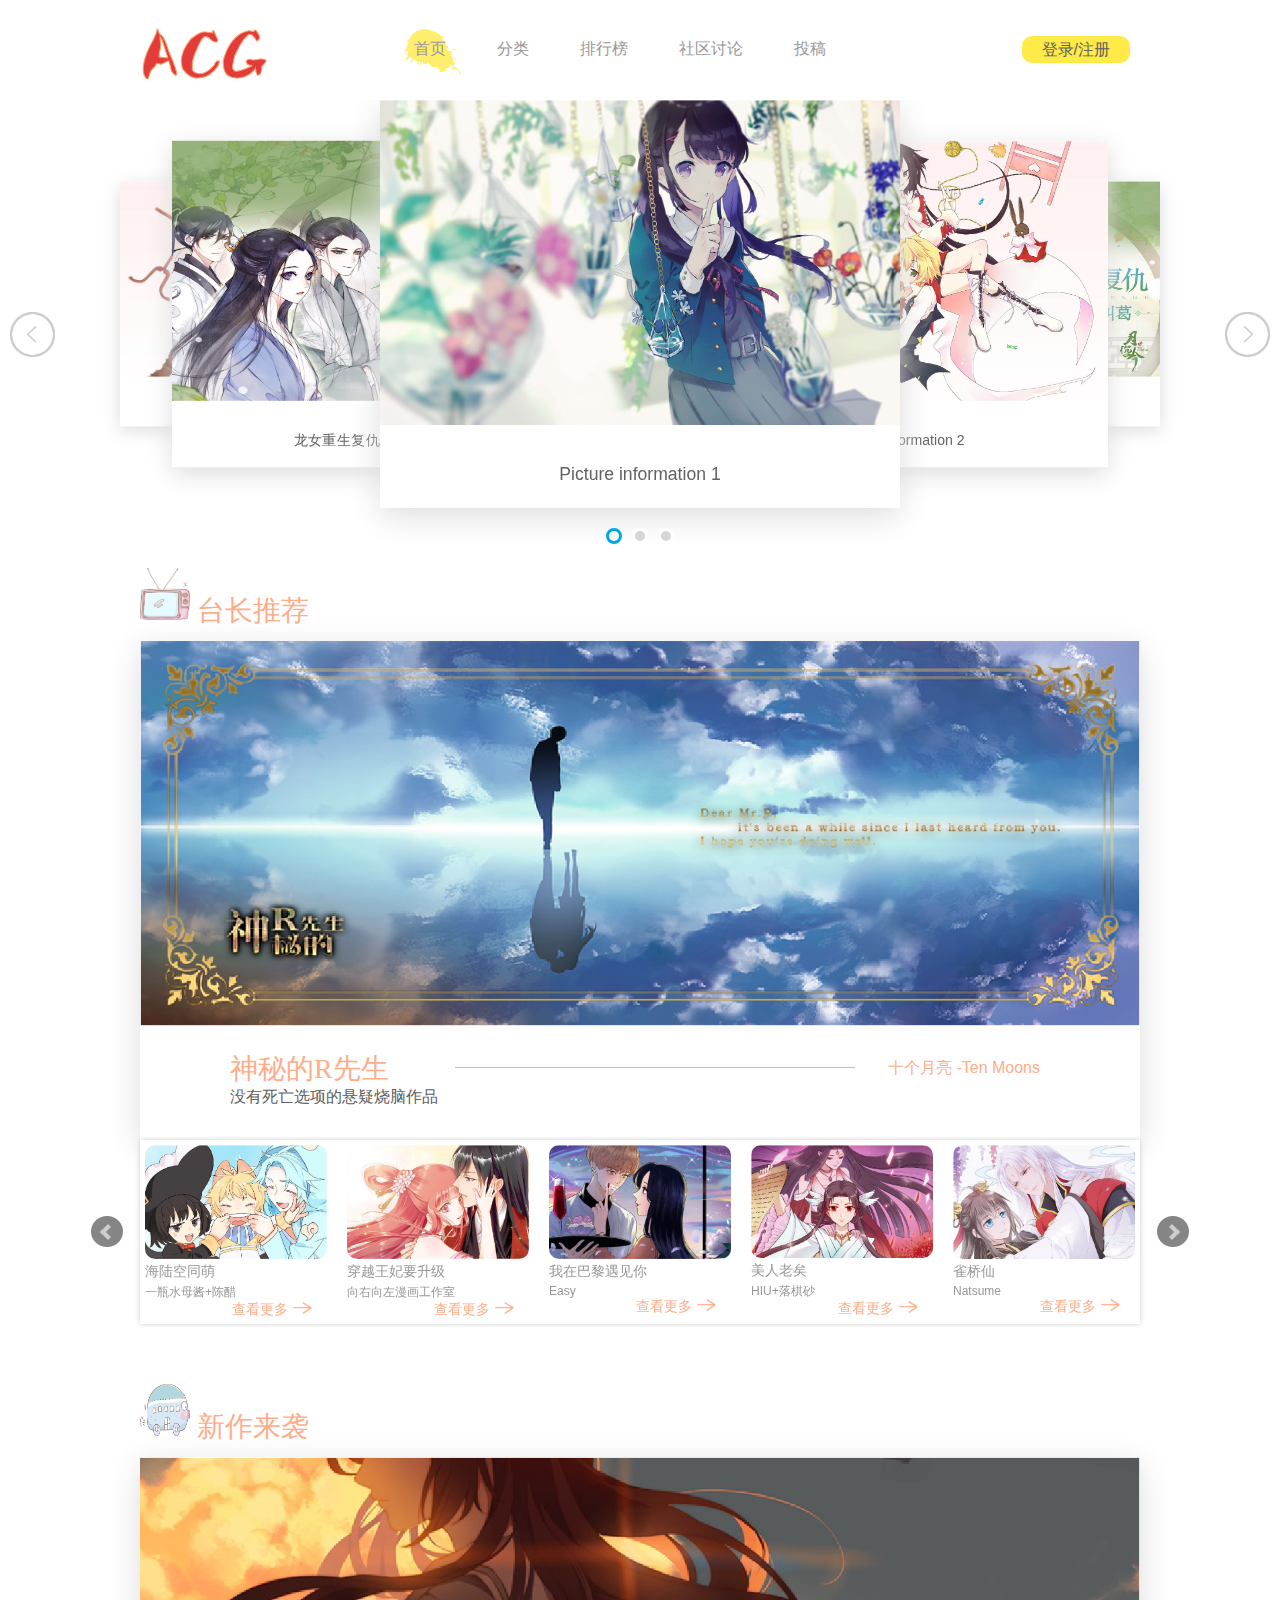
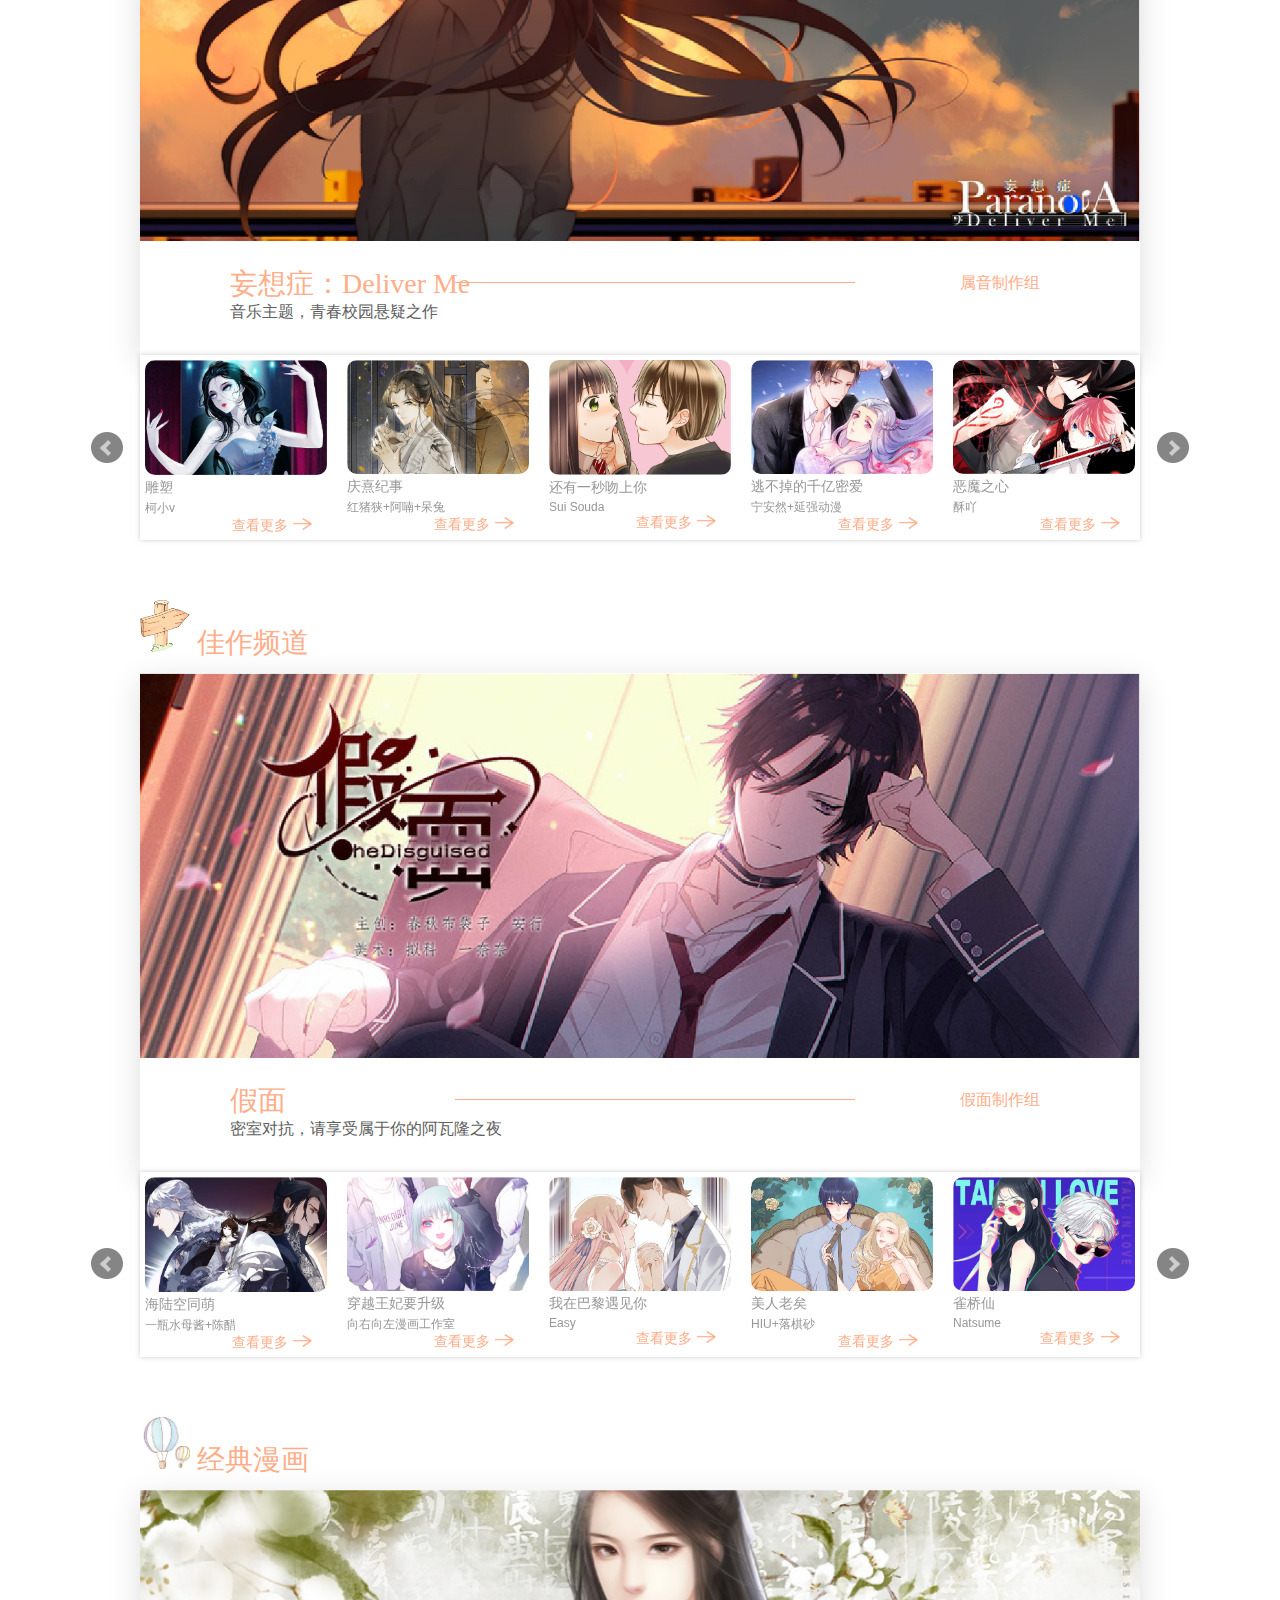
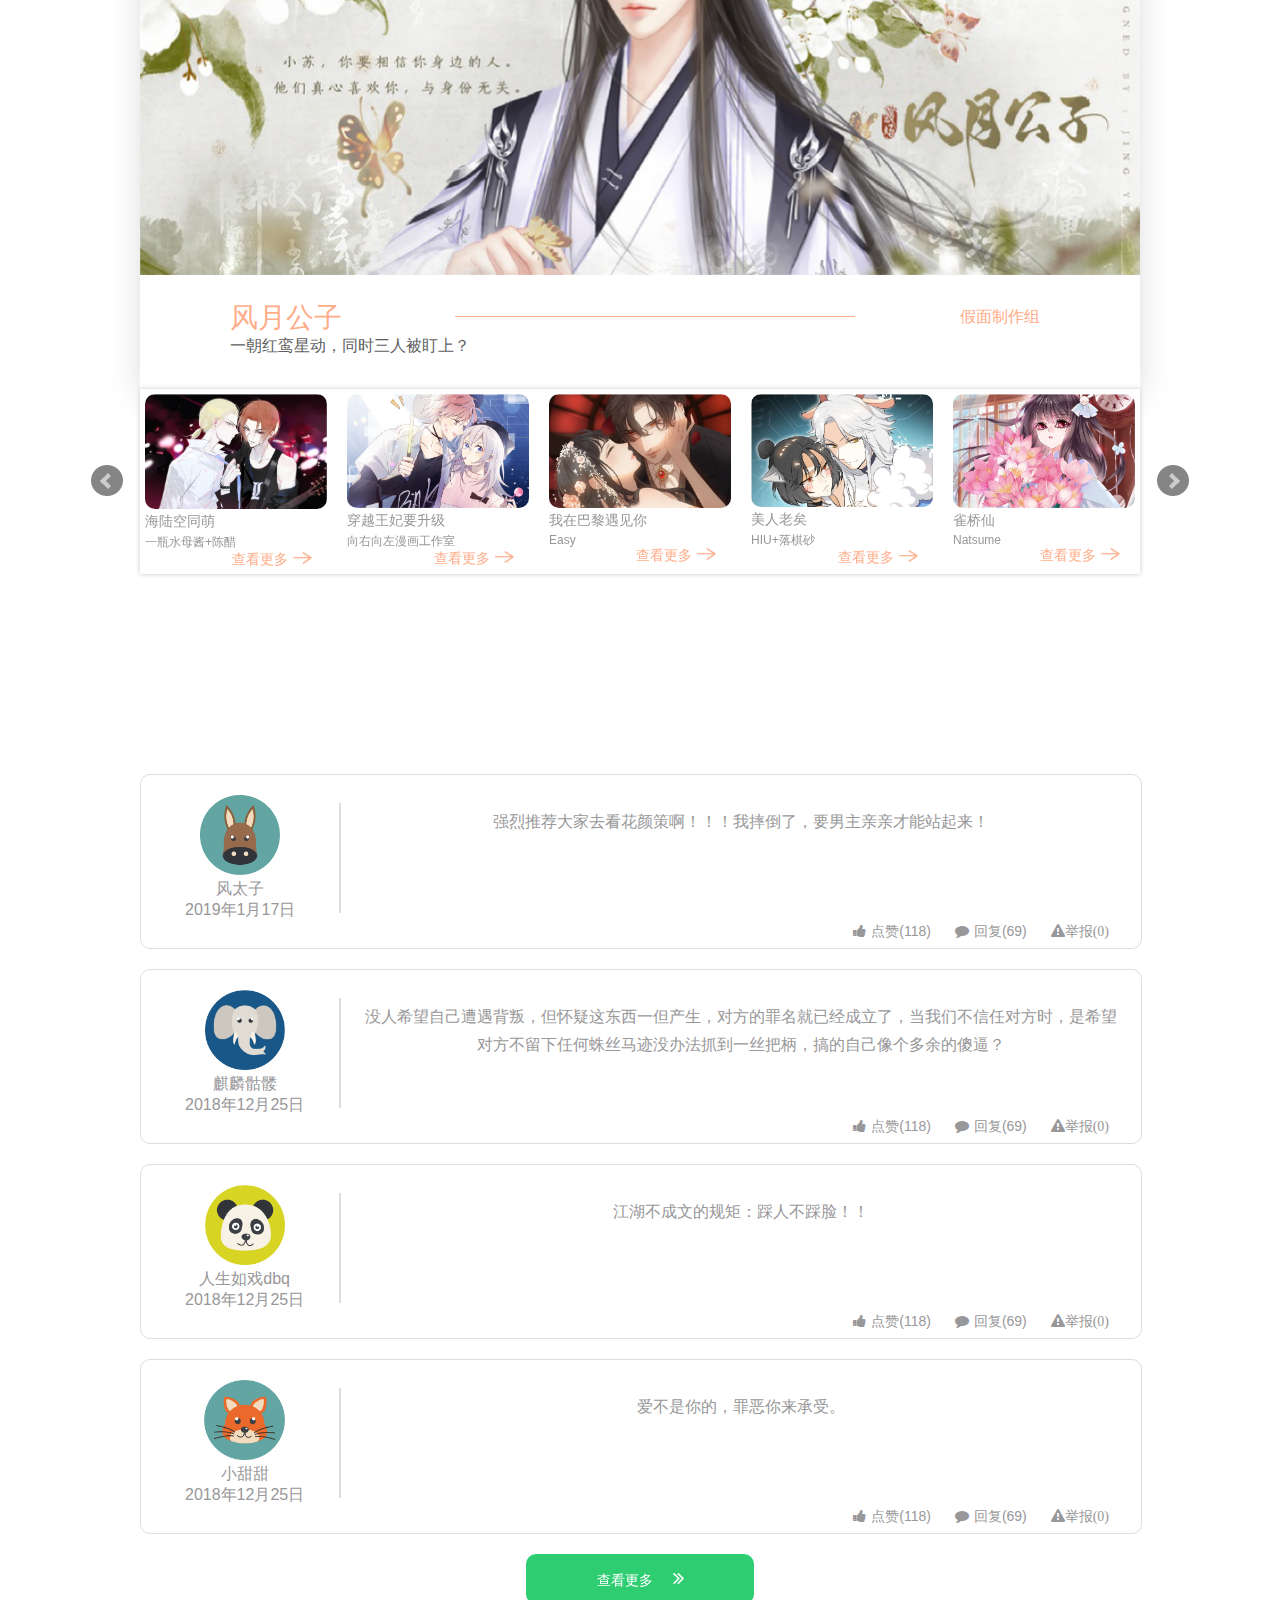
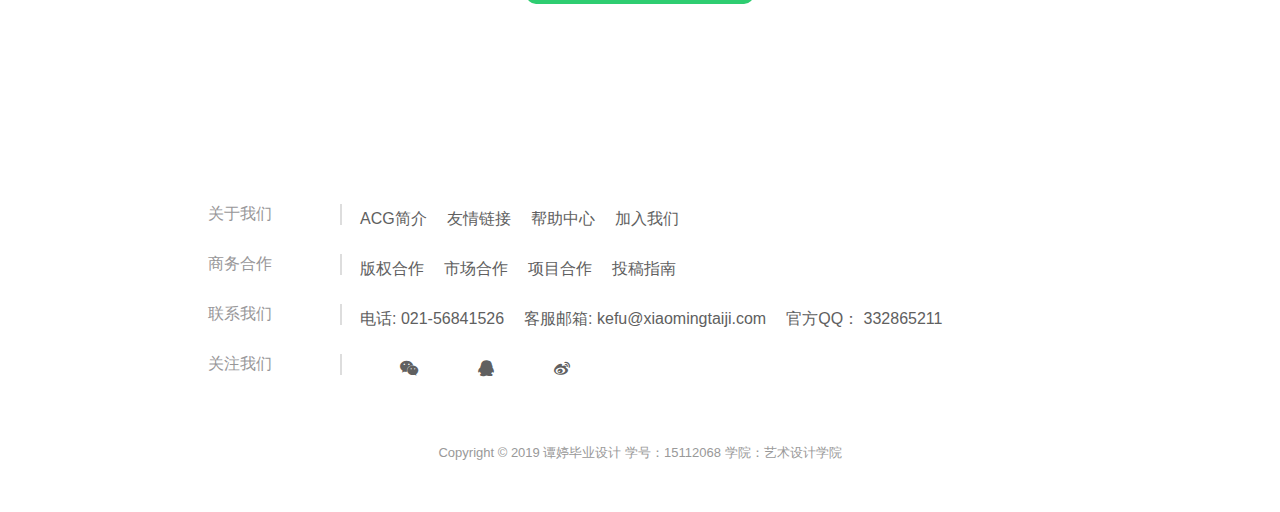
<file: index.html>
<!DOCTYPE html>
<html>
<head>
	<meta charset="utf-8">
	<title>漫画台</title>
	<link rel="stylesheet" type="text/css" href="css/style.css">
	<link rel="stylesheet" type="text/css" href="bxslider/jquery.bxslider.min.css">
	<link rel="stylesheet" type="text/css" href="swiperlbt/css/certify.css">
	<link rel="stylesheet" type="text/css" href="swiperlbt/css/swiper.min.css">
	<link rel="stylesheet" type="text/css" href="css/font-awesome.min.css">
	<link rel="stylesheet" type="text/css" href="css/login.css">
	<link rel="stylesheet" type="text/css" href="css/button-style.css">

</head>
<body>
	<header class="main-header">
		<div class="header-logo">
			<a href="index.html"><img src="images/logo.png"></a>
		</div>
		<div class="header-nav">
			<ul>
				<li class="active"><a href="index.html">首页</a></li>
				<li><a href="category.html">分类</a></li>
				<li><a href="ranking.html">排行榜</a></li>
				<li><a href="community.html">社区讨论</a></li>
				<li><a href="#">投稿</a></li>
			</ul>
		</div>
		<div class="header-right">
			<div class="login">
				<a>登录/注册</a>
			</div>
		</div>
	</header>
	<section class="main-container">
		<!-- 轮播 -->
		<div id="certify">
			<div class="swiper-container">
				<div class="swiper-wrapper">
					<div class="swiper-slide"><img src="images/nav1.png" /><p>Picture information 1</p></div>
					<div class="swiper-slide"><img src="images/nav2.png" /><p>Picture information 2</p></div>
					<div class="swiper-slide"><img src="images/nav3.png" /><p>龙女重生复仇情陷三世纠葛</p></div>
				</div>
			</div>
			<div class="swiper-pagination"></div>
			<div class="swiper-button-prev"></div>
			<div class="swiper-button-next"></div>
		</div>

		<!-- 台长推荐 -->
		<div class="box">
			<div class="hd">
				<h2 class="title">
					<i class="icon icon-tv"></i>
					台长推荐
				</h2>
				<div class="ad-pic"><img src="images/tztj.png">
					<div class="ad-content">
						<h2 class="ad-title">神秘的R先生</h2>
						<div class="ad-line"></div>
						<div class="ad-author">十个月亮 -Ten Moons</div>
						<div class="ad-description">没有死亡选项的悬疑烧脑作品</div>
					</div>
				</div>
			</div>
			<div class="bd bxslider">
				<div class=""><img src="images/recommand/1.png">
					<div class="bxslider-content">
						<div class="bxslider-title">海陆空同萌</div>
						<div class="bxslider-author">一瓶水母酱+陈醋</div>
						<div class="bxslider-more"><a href="#">查看更多<i class="icon-arrow-right icon-little"></i></a></div>
					</div>
				</div>
				<div class=""><img src="images/recommand/2.png">
					<div class="bxslider-content">
						<div class="bxslider-title">穿越王妃要升级</div>
						<div class="bxslider-author">向右向左漫画工作室</div>
						<div class="bxslider-more"><a href="#">查看更多<i class="icon-arrow-right icon-little"></i></a></div>
					</div>
				</div>
				<div class=""><img src="images/recommand/3.png">
					<div class="bxslider-content">
						<div class="bxslider-title">我在巴黎遇见你</div>
						<div class="bxslider-author">Easy</div>
						<div class="bxslider-more"><a href="#">查看更多<i class="icon-arrow-right icon-little"></i></a></div>
					</div>
				</div>
				<div class=""><img src="images/recommand/4.png">
					<div class="bxslider-content">
						<div class="bxslider-title">美人老矣</div>
						<div class="bxslider-author">
							HIU+落棋砂
						</div>
						<div class="bxslider-more"><a href="#">查看更多<i class="icon-arrow-right icon-little"></i></a></div>
					</div>
				</div>
				<div class=""><img src="images/recommand/5.png">
					<div class="bxslider-content">
						<div class="bxslider-title">雀桥仙</div>
						<div class="bxslider-author">Natsume</div>
						<div class="bxslider-more"><a href="#">查看更多<i class="icon-arrow-right icon-little"></i></a></div>
					</div>
				</div>
			</div>
		</div>

		<!-- 新作来袭 -->
		<div class="box">
			<div class="hd">
				<h2 class="title">
					<i class="icon icon-fishcar"></i>
					新作来袭
				</h2>
				<div class="ad-pic"><img src="images/xzlx.png">
					<div class="ad-content">
						<h2 class="ad-title">妄想症：Deliver Me</h2>
						<div class="ad-line"></div>
						<div class="ad-author">属音制作组</div>
						<div class="ad-description">音乐主题，青春校园悬疑之作</div>
					</div>
				</div>
			</div>
			<div class="bd bxslider">
				<div class=""><img src="images/new/1.png">
					<div class="bxslider-content">
						<div class="bxslider-title">雕塑</div>
						<div class="bxslider-author">柯小v</div>
						<div class="bxslider-more"><a href="#">查看更多<i class="icon-arrow-right icon-little"></i></a></div>
					</div>
				</div>
				<div class=""><img src="images/new/2.png">
					<div class="bxslider-content">
						<div class="bxslider-title">庆熹纪事</div>
						<div class="bxslider-author">红猪狭+阿喃+呆兔</div>
						<div class="bxslider-more"><a href="#">查看更多<i class="icon-arrow-right icon-little"></i></a></div>
					</div>
				</div>
				<div class=""><img src="images/new/3.png">
					<div class="bxslider-content">
						<div class="bxslider-title">还有一秒吻上你</div>
						<div class="bxslider-author">Sui Souda</div>
						<div class="bxslider-more"><a href="#">查看更多<i class="icon-arrow-right icon-little"></i></a></div>
					</div>
				</div>
				<div class=""><img src="images/new/4.png">
					<div class="bxslider-content">
						<div class="bxslider-title">逃不掉的千亿密爱</div>
						<div class="bxslider-author">
							宁安然+延强动漫
						</div>
						<div class="bxslider-more"><a href="#">查看更多<i class="icon-arrow-right icon-little"></i></a></div>
					</div>
				</div>
				<div class=""><img src="images/new/5.png">
					<div class="bxslider-content">
						<div class="bxslider-title">恶魔之心</div>
						<div class="bxslider-author">酥吖</div>
						<div class="bxslider-more"><a href="#">查看更多<i class="icon-arrow-right icon-little"></i></a></div>
					</div>
				</div>
			</div>
		</div>

		<!-- 佳作频道 -->
		<div class="box">
			<div class="hd">
				<h2 class="title">
					<i class="icon icon-guide"></i>
					佳作频道
				</h2>
				<div class="ad-pic"><img src="images/jz.png">
					<div class="ad-content">
						<h2 class="ad-title">假面</h2>
						<div class="ad-line"></div>
						<div class="ad-author">假面制作组</div>
						<div class="ad-description">
							密室对抗，请享受属于你的阿瓦隆之夜
						</div>
					</div>
				</div>
			</div>
			<div class="bd bxslider">
				<div class=""><img src="images/jz/1.png">
					<div class="bxslider-content">
						<div class="bxslider-title">海陆空同萌</div>
						<div class="bxslider-author">一瓶水母酱+陈醋</div>
						<div class="bxslider-more"><a href="#">查看更多<i class="icon-arrow-right icon-little"></i></a></div>
					</div>
				</div>
				<div class=""><img src="images/jz/2.png">
					<div class="bxslider-content">
						<div class="bxslider-title">穿越王妃要升级</div>
						<div class="bxslider-author">向右向左漫画工作室</div>
						<div class="bxslider-more"><a href="#">查看更多<i class="icon-arrow-right icon-little"></i></a></div>
					</div>
				</div>
				<div class=""><img src="images/jz/3.png">
					<div class="bxslider-content">
						<div class="bxslider-title">我在巴黎遇见你</div>
						<div class="bxslider-author">Easy</div>
						<div class="bxslider-more"><a href="#">查看更多<i class="icon-arrow-right icon-little"></i></a></div>
					</div>
				</div>
				<div class=""><img src="images/jz/4.png">
					<div class="bxslider-content">
						<div class="bxslider-title">美人老矣</div>
						<div class="bxslider-author">
							HIU+落棋砂
						</div>
						<div class="bxslider-more"><a href="#">查看更多<i class="icon-arrow-right icon-little"></i></a></div>
					</div>
				</div>
				<div class=""><img src="images/jz/5.png">
					<div class="bxslider-content">
						<div class="bxslider-title">雀桥仙</div>
						<div class="bxslider-author">Natsume</div>
						<div class="bxslider-more"><a href="#">查看更多<i class="icon-arrow-right icon-little"></i></a></div>
					</div>
				</div>
			</div>
		</div>

		<!-- 经典漫画 -->
		<div class="box">
			<div class="hd">
				<h2 class="title">
					<i class="icon icon-ballon"></i>
					经典漫画
				</h2>
				<div class="ad-pic"><img src="images/jdmh.png">
					<div class="ad-content">
						<h2 class="ad-title">风月公子</h2>
						<div class="ad-line"></div>
						<div class="ad-author">假面制作组</div>
						<div class="ad-description">
							一朝红鸾星动，同时三人被盯上？
						</div>
					</div>
				</div>
			</div>
			<div class="bd bxslider">
				<div class=""><img src="images/jdmh/1.png">
					<div class="bxslider-content">
						<div class="bxslider-title">海陆空同萌</div>
						<div class="bxslider-author">一瓶水母酱+陈醋</div>
						<div class="bxslider-more"><a href="#">查看更多<i class="icon-arrow-right icon-little"></i></a></div>
					</div>
				</div>
				<div class=""><img src="images/jdmh/2.png">
					<div class="bxslider-content">
						<div class="bxslider-title">穿越王妃要升级</div>
						<div class="bxslider-author">向右向左漫画工作室</div>
						<div class="bxslider-more"><a href="#">查看更多<i class="icon-arrow-right icon-little"></i></a></div>
					</div>
				</div>
				<div class=""><img src="images/jdmh/3.png">
					<div class="bxslider-content">
						<div class="bxslider-title">我在巴黎遇见你</div>
						<div class="bxslider-author">Easy</div>
						<div class="bxslider-more"><a href="#">查看更多<i class="icon-arrow-right icon-little"></i></a></div>
					</div>
				</div>
				<div class=""><img src="images/jdmh/4.png">
					<div class="bxslider-content">
						<div class="bxslider-title">美人老矣</div>
						<div class="bxslider-author">
							HIU+落棋砂
						</div>
						<div class="bxslider-more"><a href="#">查看更多<i class="icon-arrow-right icon-little"></i></a></div>
					</div>
				</div>
				<div class=""><img src="images/jdmh/5.png">
					<div class="bxslider-content">
						<div class="bxslider-title">雀桥仙</div>
						<div class="bxslider-author">Natsume</div>
						<div class="bxslider-more"><a href="#">查看更多<i class="icon-arrow-right icon-little"></i></a></div>
					</div>
				</div>
			</div>
		</div>

		<!-- 讨论区 -->
		<div class="discussion">
			<div class="board">
				<div class="chat-head">
					<div class="chat-image"><img src="images/chatHead/donkey.png"></div>
					<div class="chat-name">风太子</div>
					<div class="chat-date">2019年1月17日</div>
				</div>
				<div class="chat-content">
					<div class="chat-text">
						强烈推荐大家去看花颜策啊！！！我摔倒了，要男主亲亲才能站起来！
					</div>
					<div class="chat-function">
						<div class="chat-like">
							<i class="fa fa-thumbs-up"></i>点赞<span class="chat-number">(118)</span>
						</div>
						<div class="chat-answer">
							<i class="fa fa-comment"></i>回复<span class="chat-number">(69)</span>
						</div>
						<div class="chat-report">
							<i class="fa fa-exclamation-triangle">举报<span class="chat-number">(0)</span></i>
						</div>
					</div>
				</div>
			</div>

			<!-- 2 -->
			<div class="board">
				<div class="chat-head">
					<div class="chat-image"><img src="images/chatHead/elephant.png"></div>
					<div class="chat-name">麒麟骷髅</div>
					<div class="chat-date">2018年12月25日</div>
				</div>
				<div class="chat-content">
					<div class="chat-text">
						没人希望自己遭遇背叛，但怀疑这东西一但产生，对方的罪名就已经成立了，当我们不信任对方时，是希望对方不留下任何蛛丝马迹没办法抓到一丝把柄，搞的自己像个多余的傻逼？
					</div>
					<div class="chat-function">
						<div class="chat-like">
							<i class="fa fa-thumbs-up"></i>点赞<span class="chat-number">(118)</span>
						</div>
						<div class="chat-answer">
							<i class="fa fa-comment"></i>回复<span class="chat-number">(69)</span>
						</div>
						<div class="chat-report">
							<i class="fa fa-exclamation-triangle">举报<span class="chat-number">(0)</span></i>
						</div>
					</div>
				</div>
			</div>

			<!-- 3 -->
			<div class="board">
				<div class="chat-head">
					<div class="chat-image"><img src="images/chatHead/panada.png"></div>
					<div class="chat-name">人生如戏dbq</div>
					<div class="chat-date">2018年12月25日</div>
				</div>
				<div class="chat-content">
					<div class="chat-text">
						江湖不成文的规矩：踩人不踩脸！！
					</div>
					<div class="chat-function">
						<div class="chat-like">
							<i class="fa fa-thumbs-up"></i>点赞<span class="chat-number">(118)</span>
						</div>
						<div class="chat-answer">
							<i class="fa fa-comment"></i>回复<span class="chat-number">(69)</span>
						</div>
						<div class="chat-report">
							<i class="fa fa-exclamation-triangle">举报<span class="chat-number">(0)</span></i>
						</div>
					</div>
				</div>
			</div>

			<!-- 4 -->
			<div class="board">
					<div class="chat-head">
						<div class="chat-image"><img src="images/chatHead/fox.png"></div>
						<div class="chat-name">小甜甜</div>
						<div class="chat-date">2018年12月25日</div>
					</div>
					<div class="chat-content">
						<div class="chat-text">
							爱不是你的，罪恶你来承受。
						</div>
						<div class="chat-function">
							<div class="chat-like">
								<i class="fa fa-thumbs-up"></i>点赞<span class="chat-number">(118)</span>
							</div>
							<div class="chat-answer">
								<i class="fa fa-comment"></i>回复<span class="chat-number">(69)</span>
							</div>
							<div class="chat-report">
								<i class="fa fa-exclamation-triangle">举报<span class="chat-number">(0)</span></i>
							</div>
						</div>
					</div>
			</div>

			<!-- 查看更多 -->
			<div class="show-more">
				<a class="hvr-back-pulse button">查看更多<i class="fa fa-angle-double-right"></i>
			</a>
			</div>
		</div>

	</section>
	<footer class="footer">
		<div class="footer-content">
			<!-- 关于我们 -->
			<div class="foot-box">
				<h2 class="foot-box-title">关于我们</h2>
				<div class="foot-box-items">
					<ul>
						<li><a href="#">ACG简介</a></li>
						<li><a href="#">友情链接</a></li>
						<li><a href="#">帮助中心</a></li>
						<li><a href="#">加入我们</a></li>
					</ul>
				</div>
			</div>

			<!-- 商务合作 -->
			<div class="foot-box">
				<h2 class="foot-box-title">商务合作</h2>
				<div class="foot-box-items">
					<ul>
						<li><a href="#">版权合作</a></li>
						<li><a href="#">市场合作</a></li>
						<li><a href="#">项目合作</a></li>
						<li><a href="#">投稿指南</a></li>
					</ul>
				</div>
			</div>

			<!-- 联系我们 -->
			<div class="foot-box">
				<h2 class="foot-box-title">联系我们</h2>
				<div class="foot-box-items">
					<ul>
						<li>电话: 021-56841526</li>
						<li>客服邮箱: kefu@xiaomingtaiji.com</li>
						<li>官方QQ： 332865211</li>
					</ul>
				</div>
			</div>

			<!-- 关注我们 -->
			<div class="foot-box">
				<h2 class="foot-box-title">关注我们</h2>
				<div class="foot-box-items">
					<ul>
						<li><a href="#"><i class="fa fa-weixin"></i></a></li>
						<li><a href="#"><i class="fa fa-qq"></i></a></li>
						<li><a href="#"><i class="fa fa-weibo"></i></a></li>
					</ul>
				</div>
			</div>
		</div>
		<div class="copyright">
			Copyright © 2019 谭婷毕业设计      学号：15112068     学院：艺术设计学院
		</div>
	</footer>

	<!-- 登录界面 -->
<!-- 	<div class="login-context">
		<div class="login-title">
			<i class="icon icon-logo"></i>
			<label class="login-title-text">欢迎成为ACG一员</label>
		</div>
		<form method="post" action="" class="login-classic" id="1233123123">
			<div class="row">
				<input type="text" name="username" placeholder="请输入登录账号" id="username">
			</div>
			<div class="row">
				<input type="password" name="password" placeholder="请输入密码" id="password">
			</div>
			<div class="row row-line">
				<div class="row-left">
				<i class="icon-login icon-checkbox"></i>
				<label class="aggrement" for="agreement">我同意ACG服务条款</label>
				</div>
				<a href="#" target="_blank" class="row-right">忘记密码？</a>
			</div>
			<div class="row">
				<button class="u-btn u-btn-green">登录</button>
			</div>
			<div class="row">
				<a href="#">没有账号？免费注册 ></a>
			</div>
		</form>
		<div class="login-switch">
			<ul>
				<li><a href="#"><i class="icon-login icon-wechat"></i></a></li>
				<li><a href="#"><i class="icon-login icon-qq"></i></a></li>
				<li><a href="#"><i class="icon-login icon-weibo"></i></a></li>
			</ul>
		</div>
	</div> -->
</body>
<script type="text/javascript" src="js/jquery-3.3.1.js"></script>
<script type="text/javascript" src="bxslider/jquery.bxslider.min.js"></script>
<script type="text/javascript" src="swiperlbt/js/swiper.min.js"></script>
<script type="text/javascript" src="js/main.js"></script>
<script type="text/javascript" src="js/login.js"></script>
</html>
</file>
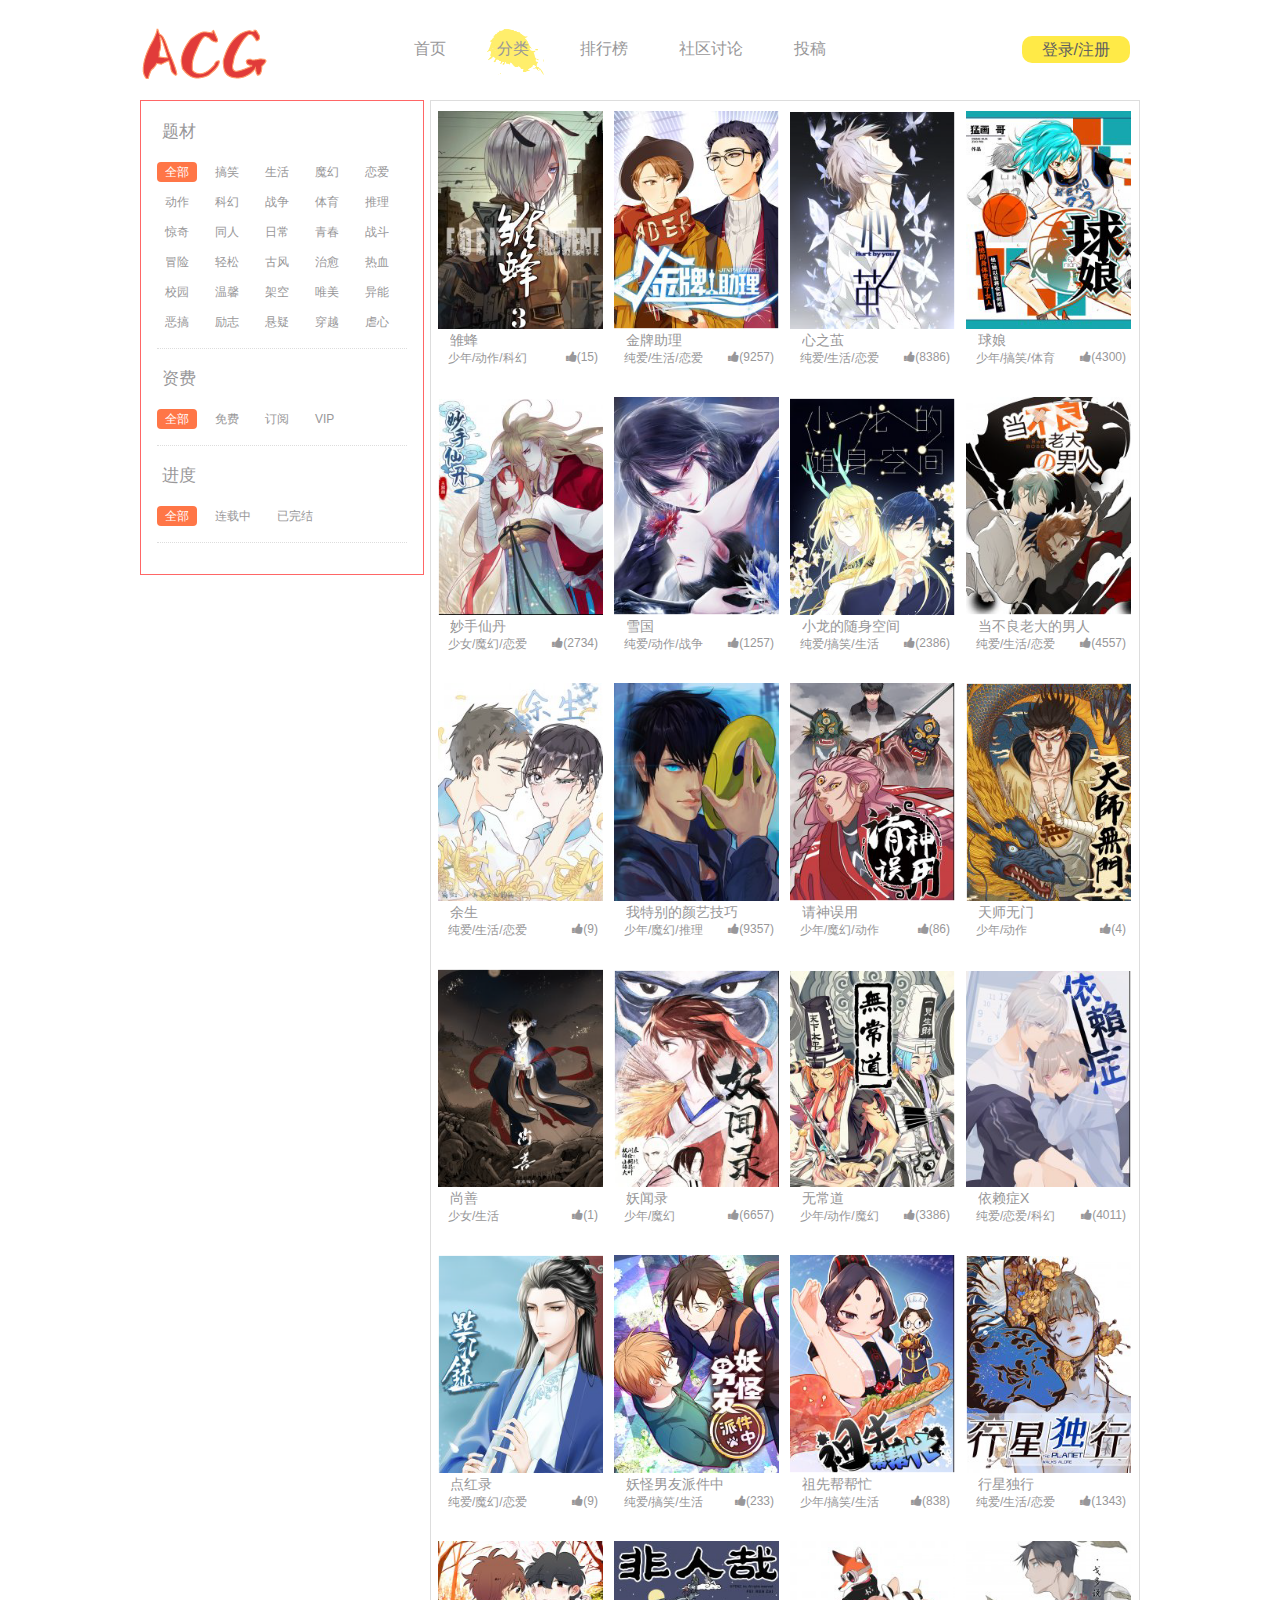
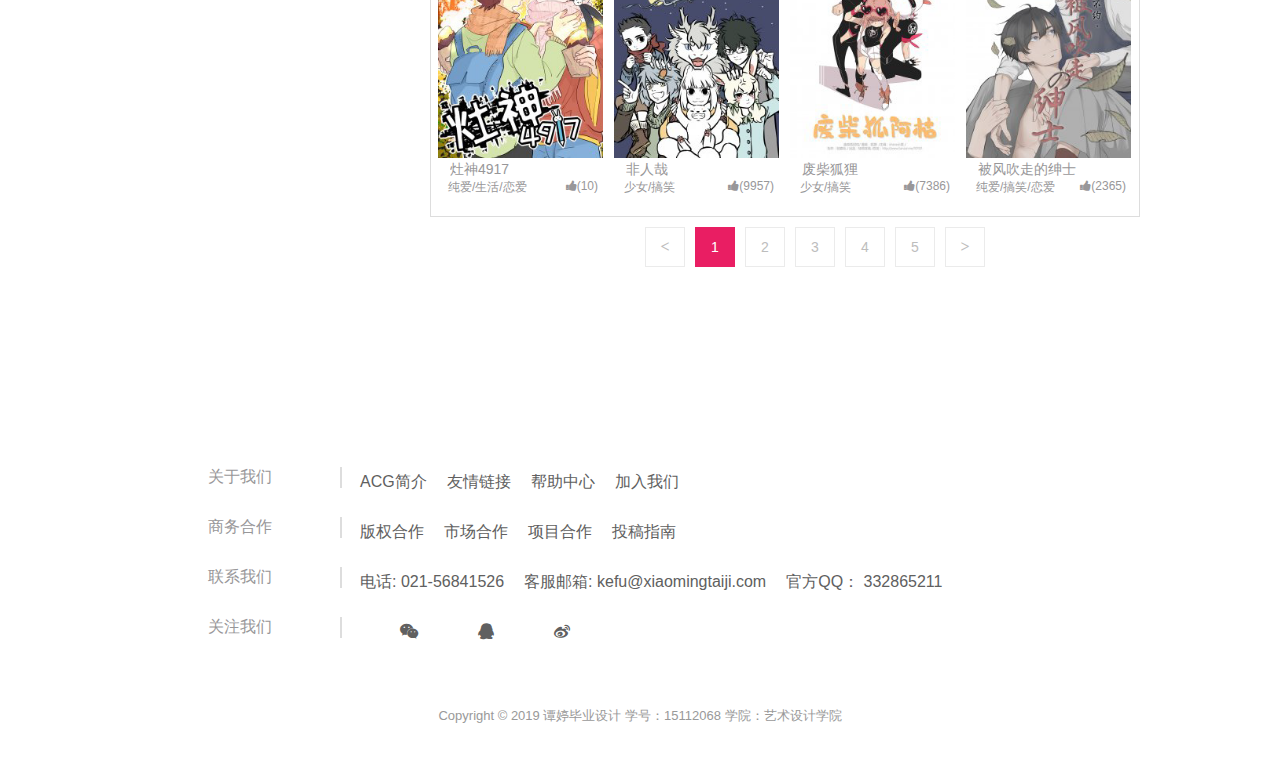
<file: category.html>
<!DOCTYPE html>
<html>
<head>
	<meta charset="utf-8">
	<title>漫画台</title>
	<link rel="stylesheet" type="text/css" href="css/style.css">
	<link rel="stylesheet" type="text/css" href="bxslider/jquery.bxslider.min.css">
	<link rel="stylesheet" type="text/css" href="swiperlbt/css/certify.css">
	<link rel="stylesheet" type="text/css" href="swiperlbt/css/swiper.min.css">
	<link rel="stylesheet" type="text/css" href="css/font-awesome.min.css">
	<link rel="stylesheet" type="text/css" href="css/login.css">
	<link rel="stylesheet" type="text/css" href="css/button-style.css">
	<link rel="stylesheet" type="text/css" href="css/cate.css">
	<link rel="stylesheet" type="text/css" href="css/pagination.css">

</head>
<body>
	<header class="main-header">
		<div class="header-logo">
			<a href="index.html"><img src="images/logo.png"></a>
		</div>
		<div class="header-nav">
			<ul>
				<li><a href="index.html">首页</a></li>
				<li class="active"><a href="category.html">分类</a></li>
				<li><a href="ranking.html">排行榜</a></li>
				<li><a href="community.html">社区讨论</a></li>
				<li><a href="#">投稿</a></li>
			</ul>
		</div>
		<div class="header-right">
			<div class="login">
				<a>登录/注册</a>
			</div>
		</div>
	</header>
	<section class="main-container">
		<div class="row">
			<!-- 导航内容 -->
			<div class="acg-nav-main">

			</div>

			<!-- 主体内容 -->
			<div class="nav-box">
				<div class="nav-box-main">
				</div>
				<div class="m-style">

				</div>
			</div>
		</div>
	</section>
	<div style="clear: both;">

	</div>
	<footer class="footer">
		<div class="footer-content">
			<!-- 关于我们 -->
			<div class="foot-box">
				<h2 class="foot-box-title">关于我们</h2>
				<div class="foot-box-items">
					<ul>
						<li><a href="#">ACG简介</a></li>
						<li><a href="#">友情链接</a></li>
						<li><a href="#">帮助中心</a></li>
						<li><a href="#">加入我们</a></li>
					</ul>
				</div>
			</div>

			<!-- 商务合作 -->
			<div class="foot-box">
				<h2 class="foot-box-title">商务合作</h2>
				<div class="foot-box-items">
					<ul>
						<li><a href="#">版权合作</a></li>
						<li><a href="#">市场合作</a></li>
						<li><a href="#">项目合作</a></li>
						<li><a href="#">投稿指南</a></li>
					</ul>
				</div>
			</div>

			<!-- 联系我们 -->
			<div class="foot-box">
				<h2 class="foot-box-title">联系我们</h2>
				<div class="foot-box-items">
					<ul>
						<li>电话: 021-56841526</li>
						<li>客服邮箱: kefu@xiaomingtaiji.com</li>
						<li>官方QQ： 332865211</li>
					</ul>
				</div>
			</div>

			<!-- 关注我们 -->
			<div class="foot-box">
				<h2 class="foot-box-title">关注我们</h2>
				<div class="foot-box-items">
					<ul>
						<li><a href="#"><i class="fa fa-weixin"></i></a></li>
						<li><a href="#"><i class="fa fa-qq"></i></a></li>
						<li><a href="#"><i class="fa fa-weibo"></i></a></li>
					</ul>
				</div>
			</div>
		</div>
		<div class="copyright">
			Copyright © 2019 谭婷毕业设计      学号：15112068     学院：艺术设计学院
		</div>
	</footer>
</body>
<script type="text/javascript" src="js/jquery-3.3.1.js"></script>
<script type="text/javascript" src="js/jquery.pagination.js"></script>
<script type="text/javascript" src="bxslider/jquery.bxslider.min.js"></script>
<script type="text/javascript" src="swiperlbt/js/swiper.min.js"></script>
<script type="text/javascript" src="js/main.js"></script>
<script type="text/javascript" src="js/login.js"></script>
<script type="text/javascript" src="js/cate.js"></script>
</html>
</file>
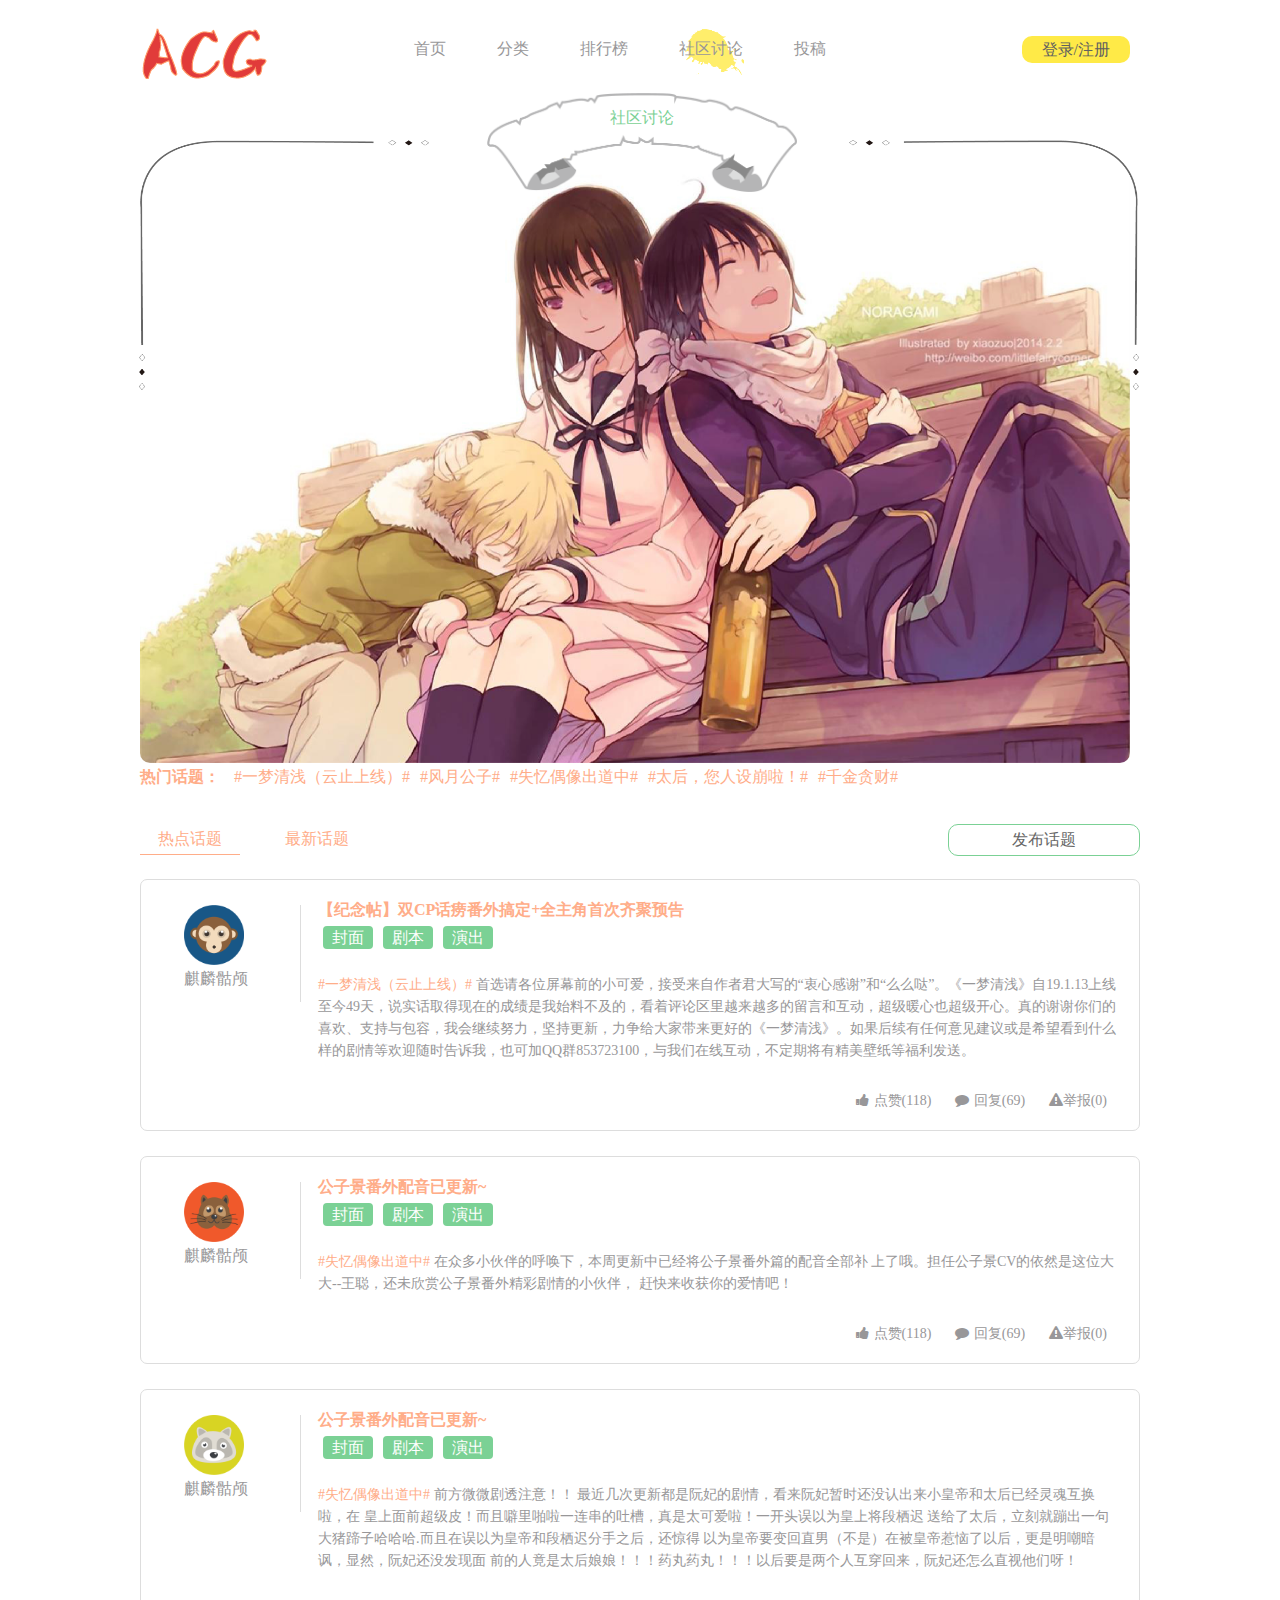
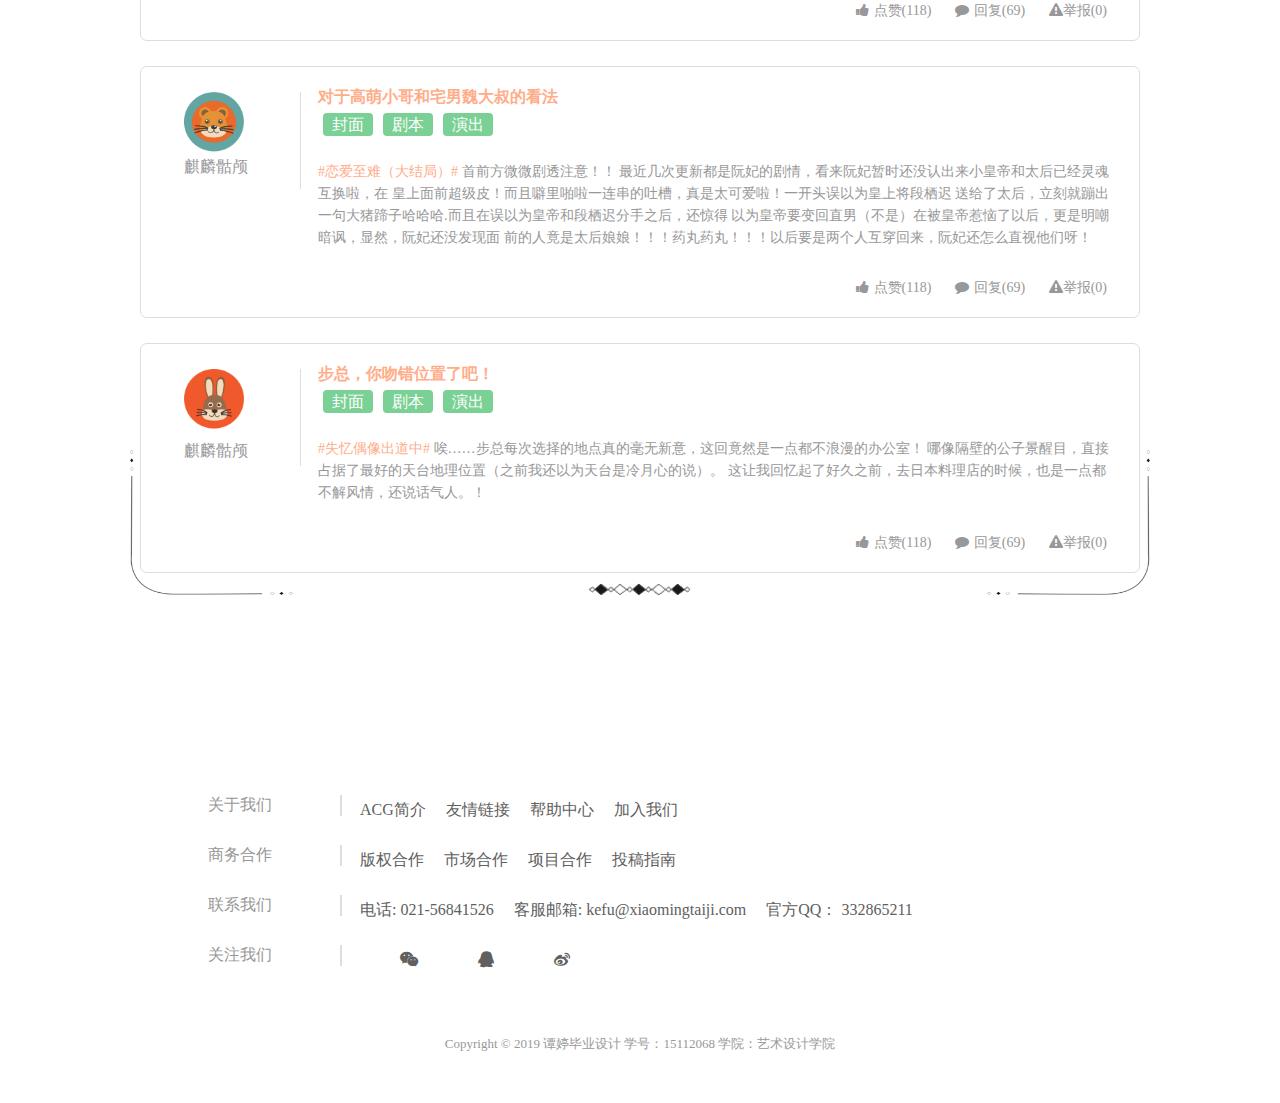
<file: community.html>
<!DOCTYPE html>
<html>
<head>
	<meta charset="utf-8">
	<title>漫画台</title>
	<link rel="stylesheet" type="text/css" href="css/style.css">
	<link rel="stylesheet" type="text/css" href="bxslider/jquery.bxslider.min.css">
	<link rel="stylesheet" type="text/css" href="swiperlbt/css/certify.css">
	<link rel="stylesheet" type="text/css" href="swiperlbt/css/swiper.min.css">
	<link rel="stylesheet" type="text/css" href="css/font-awesome.min.css">
	<link rel="stylesheet" type="text/css" href="css/login.css">
</head>
<body>
	<header class="main-header">
		<div class="header-logo">
			<a href="index.html"><img src="images/logo.png"></a>
		</div>
		<div class="header-nav">
			<ul>
				<li><a href="index.html">首页</a></li>
				<li><a href="category.html">分类</a></li>
				<li><a href="ranking.html">排行榜</a></li>
				<li class="active"><a href="community.html">社区讨论</a></li>
				<li><a href="#">投稿</a></li>
			</ul>
		</div>
		<div class="header-right">
			<div class="login">
				<a>登录/注册</a>
			</div>
		</div>
	</header>
	<section class="main-container">
		<div id="community-container">
			<div class="community-title">社区讨论</div>
			<div class="community-cover">
				<img src="images/community-cover.png">
				<div class="community-cover-topic">
					<label class="community-cover-topic-title">热门话题：</label>
					<ul>
						<li><a href="#">#一梦清浅（云止上线）#</a></li>
						<li><a href="#">#风月公子#</a></li>
						<li><a href="#">#失忆偶像出道中#</a></li>
						<li><a href="#">#太后，您人设崩啦！#</a></li>
						<li><a href="#">#千金贪财#</a></li>
					</ul>
				</div>
			</div>
			<div class="community-content">
				<div class="community-content-title">
					<div class="community-hot-topic community-topic-active"><a href="#">热点话题</a></div>
					<div class="community-fresh-topic"><a href="#">最新话题</a></div>
					<div class="community-topic-post">发布话题</div>
				</div>

				<!-- 1 -->
				<div class="community-box">
					<div class="community-box-image">
						<img src="images/rqzj/1.png">
						<div class="community-box-name">麒麟骷颅</div>
					</div>
					<div class="community-box-content">
						<div class="community-box-title">【纪念帖】双CP话痨番外搞定+全主角首次齐聚预告</div>
					<div class="community-box-tags">
						<ul>
							<li>封面</li>
							<li>剧本</li>
							<li>演出</li>
						</ul>
					</div>
					<div class="community-box-text">
						<a class="community-box-at" href="#">#一梦清浅（云止上线）#</a>
						首选请各位屏幕前的小可爱，接受来自作者君大写的“衷心感谢”和“么么哒”。《一梦清浅》自19.1.13上线至今49天，说实话取得现在的成绩是我始料不及的，看着评论区里越来越多的留言和互动，超级暖心也超级开心。真的谢谢你们的喜欢、支持与包容，我会继续努力，坚持更新，力争给大家带来更好的《一梦清浅》。如果后续有任何意见建议或是希望看到什么样的剧情等欢迎随时告诉我，也可加QQ群853723100，与我们在线互动，不定期将有精美壁纸等福利发送。
					</div>
					<div class="chat-function">
							<div class="chat-like">
								<i class="fa fa-thumbs-up"></i>点赞<span class="chat-number">(118)</span>
							</div>
							<div class="chat-answer">
								<i class="fa fa-comment"></i>回复<span class="chat-number">(69)</span>
							</div>
							<div class="chat-report">
								<i class="fa fa-exclamation-triangle">举报<span class="chat-number">(0)</span></i>
							</div>
						</div>
					</div>
				</div>

				<!-- 2 -->
				<div class="community-box">
					<div class="community-box-image">
						<img src="images/rqzj/2.png">
						<div class="community-box-name">麒麟骷颅</div>
					</div>
					<div class="community-box-content">
						<div class="community-box-title">公子景番外配音已更新~</div>
					<div class="community-box-tags">
						<ul>
							<li>封面</li>
							<li>剧本</li>
							<li>演出</li>
						</ul>
					</div>
					<div class="community-box-text">
						<a class="community-box-at" href="#">#失忆偶像出道中#</a>
						在众多小伙伴的呼唤下，本周更新中已经将公子景番外篇的配音全部补
上了哦。担任公子景CV的依然是这位大大--王聪，还未欣赏公子景番外精彩剧情的小伙伴，
赶快来收获你的爱情吧！
					</div>
					<div class="chat-function">
							<div class="chat-like">
								<i class="fa fa-thumbs-up"></i>点赞<span class="chat-number">(118)</span>
							</div>
							<div class="chat-answer">
								<i class="fa fa-comment"></i>回复<span class="chat-number">(69)</span>
							</div>
							<div class="chat-report">
								<i class="fa fa-exclamation-triangle">举报<span class="chat-number">(0)</span></i>
							</div>
						</div>
					</div>
				</div>

				<!-- 3 -->
				<div class="community-box">
					<div class="community-box-image">
						<img src="images/rqzj/3.png">
						<div class="community-box-name">麒麟骷颅</div>
					</div>
					<div class="community-box-content">
						<div class="community-box-title">公子景番外配音已更新~</div>
					<div class="community-box-tags">
						<ul>
							<li>封面</li>
							<li>剧本</li>
							<li>演出</li>
						</ul>
					</div>
					<div class="community-box-text">
						<a class="community-box-at" href="#">#失忆偶像出道中#</a>
						前方微微剧透注意！！
最近几次更新都是阮妃的剧情，看来阮妃暂时还没认出来小皇帝和太后已经灵魂互换啦，在
皇上面前超级皮！而且噼里啪啦一连串的吐槽，真是太可爱啦！一开头误以为皇上将段栖迟
送给了太后，立刻就蹦出一句大猪蹄子哈哈哈.而且在误以为皇帝和段栖迟分手之后，还惊得
以为皇帝要变回直男（不是）在被皇帝惹恼了以后，更是明嘲暗讽，显然，阮妃还没发现面
前的人竟是太后娘娘！！！药丸药丸！！！以后要是两个人互穿回来，阮妃还怎么直视他们呀！
					</div>
					<div class="chat-function">
							<div class="chat-like">
								<i class="fa fa-thumbs-up"></i>点赞<span class="chat-number">(118)</span>
							</div>
							<div class="chat-answer">
								<i class="fa fa-comment"></i>回复<span class="chat-number">(69)</span>
							</div>
							<div class="chat-report">
								<i class="fa fa-exclamation-triangle">举报<span class="chat-number">(0)</span></i>
							</div>
						</div>
					</div>
				</div>

				<!-- 4 -->
				<div class="community-box">
					<div class="community-box-image">
						<img src="images/rqzj/4.png">
						<div class="community-box-name">麒麟骷颅</div>
					</div>
					<div class="community-box-content">
						<div class="community-box-title">对于高萌小哥和宅男魏大叔的看法</div>
					<div class="community-box-tags">
						<ul>
							<li>封面</li>
							<li>剧本</li>
							<li>演出</li>
						</ul>
					</div>
					<div class="community-box-text">
						<a class="community-box-at" href="#">#恋爱至难（大结局）#</a>
						首前方微微剧透注意！！
最近几次更新都是阮妃的剧情，看来阮妃暂时还没认出来小皇帝和太后已经灵魂互换啦，在
皇上面前超级皮！而且噼里啪啦一连串的吐槽，真是太可爱啦！一开头误以为皇上将段栖迟
送给了太后，立刻就蹦出一句大猪蹄子哈哈哈.而且在误以为皇帝和段栖迟分手之后，还惊得
以为皇帝要变回直男（不是）在被皇帝惹恼了以后，更是明嘲暗讽，显然，阮妃还没发现面
前的人竟是太后娘娘！！！药丸药丸！！！以后要是两个人互穿回来，阮妃还怎么直视他们呀！
					</div>
					<div class="chat-function">
							<div class="chat-like">
								<i class="fa fa-thumbs-up"></i>点赞<span class="chat-number">(118)</span>
							</div>
							<div class="chat-answer">
								<i class="fa fa-comment"></i>回复<span class="chat-number">(69)</span>
							</div>
							<div class="chat-report">
								<i class="fa fa-exclamation-triangle">举报<span class="chat-number">(0)</span></i>
							</div>
						</div>
					</div>
				</div>

				<!-- 5 -->
				<div class="community-box">
					<div class="community-box-image">
						<img src="images/rqzj/5.png">
						<div class="community-box-name">麒麟骷颅</div>
					</div>
					<div class="community-box-content">
						<div class="community-box-title">步总，你吻错位置了吧！</div>
					<div class="community-box-tags">
						<ul>
							<li>封面</li>
							<li>剧本</li>
							<li>演出</li>
						</ul>
					</div>
					<div class="community-box-text">
						<a class="community-box-at" href="#">#失忆偶像出道中#</a>
						唉……步总每次选择的地点真的毫无新意，这回竟然是一点都不浪漫的办公室！
哪像隔壁的公子景醒目，直接占据了最好的天台地理位置（之前我还以为天台是冷月心的说）。
这让我回忆起了好久之前，去日本料理店的时候，也是一点都不解风情，还说话气人。！ ​​​​
					</div>
					<div class="chat-function">
							<div class="chat-like">
								<i class="fa fa-thumbs-up"></i>点赞<span class="chat-number">(118)</span>
							</div>
							<div class="chat-answer">
								<i class="fa fa-comment"></i>回复<span class="chat-number">(69)</span>
							</div>
							<div class="chat-report">
								<i class="fa fa-exclamation-triangle">举报<span class="chat-number">(0)</span></i>
							</div>
						</div>
					</div>
				</div>
			</div>
		</div>
		<div class="bottom"></div>
	</section>
	<footer class="footer">
		<div class="footer-content">
			<!-- 关于我们 -->
			<div class="foot-box">
				<h2 class="foot-box-title">关于我们</h2>
				<div class="foot-box-items">
					<ul>
						<li><a href="#">ACG简介</a></li>
						<li><a href="#">友情链接</a></li>
						<li><a href="#">帮助中心</a></li>
						<li><a href="#">加入我们</a></li>
					</ul>
				</div>
			</div>

			<!-- 商务合作 -->
			<div class="foot-box">
				<h2 class="foot-box-title">商务合作</h2>
				<div class="foot-box-items">
					<ul>
						<li><a href="#">版权合作</a></li>
						<li><a href="#">市场合作</a></li>
						<li><a href="#">项目合作</a></li>
						<li><a href="#">投稿指南</a></li>
					</ul>
				</div>
			</div>

			<!-- 联系我们 -->
			<div class="foot-box">
				<h2 class="foot-box-title">联系我们</h2>
				<div class="foot-box-items">
					<ul>
						<li>电话: 021-56841526</li>
						<li>客服邮箱: kefu@xiaomingtaiji.com</li>
						<li>官方QQ： 332865211</li>
					</ul>
				</div>
			</div>

			<!-- 关注我们 -->
			<div class="foot-box">
				<h2 class="foot-box-title">关注我们</h2>
				<div class="foot-box-items">
					<ul>
						<li><a href="#"><i class="fa fa-weixin"></i></a></li>
						<li><a href="#"><i class="fa fa-qq"></i></a></li>
						<li><a href="#"><i class="fa fa-weibo"></i></a></li>
					</ul>
				</div>
			</div>
		</div>
		<div class="copyright">
			Copyright © 2019 谭婷毕业设计      学号：15112068     学院：艺术设计学院
		</div>
	</footer>
</body>
<script type="text/javascript" src="js/jquery-3.3.1.js"></script>
<script type="text/javascript" src="bxslider/jquery.bxslider.min.js"></script>
<script type="text/javascript" src="swiperlbt/js/swiper.min.js"></script>
<script type="text/javascript" src="js/main.js"></script>
<script type="text/javascript" src="js/login.js"></script>
</html>
</file>
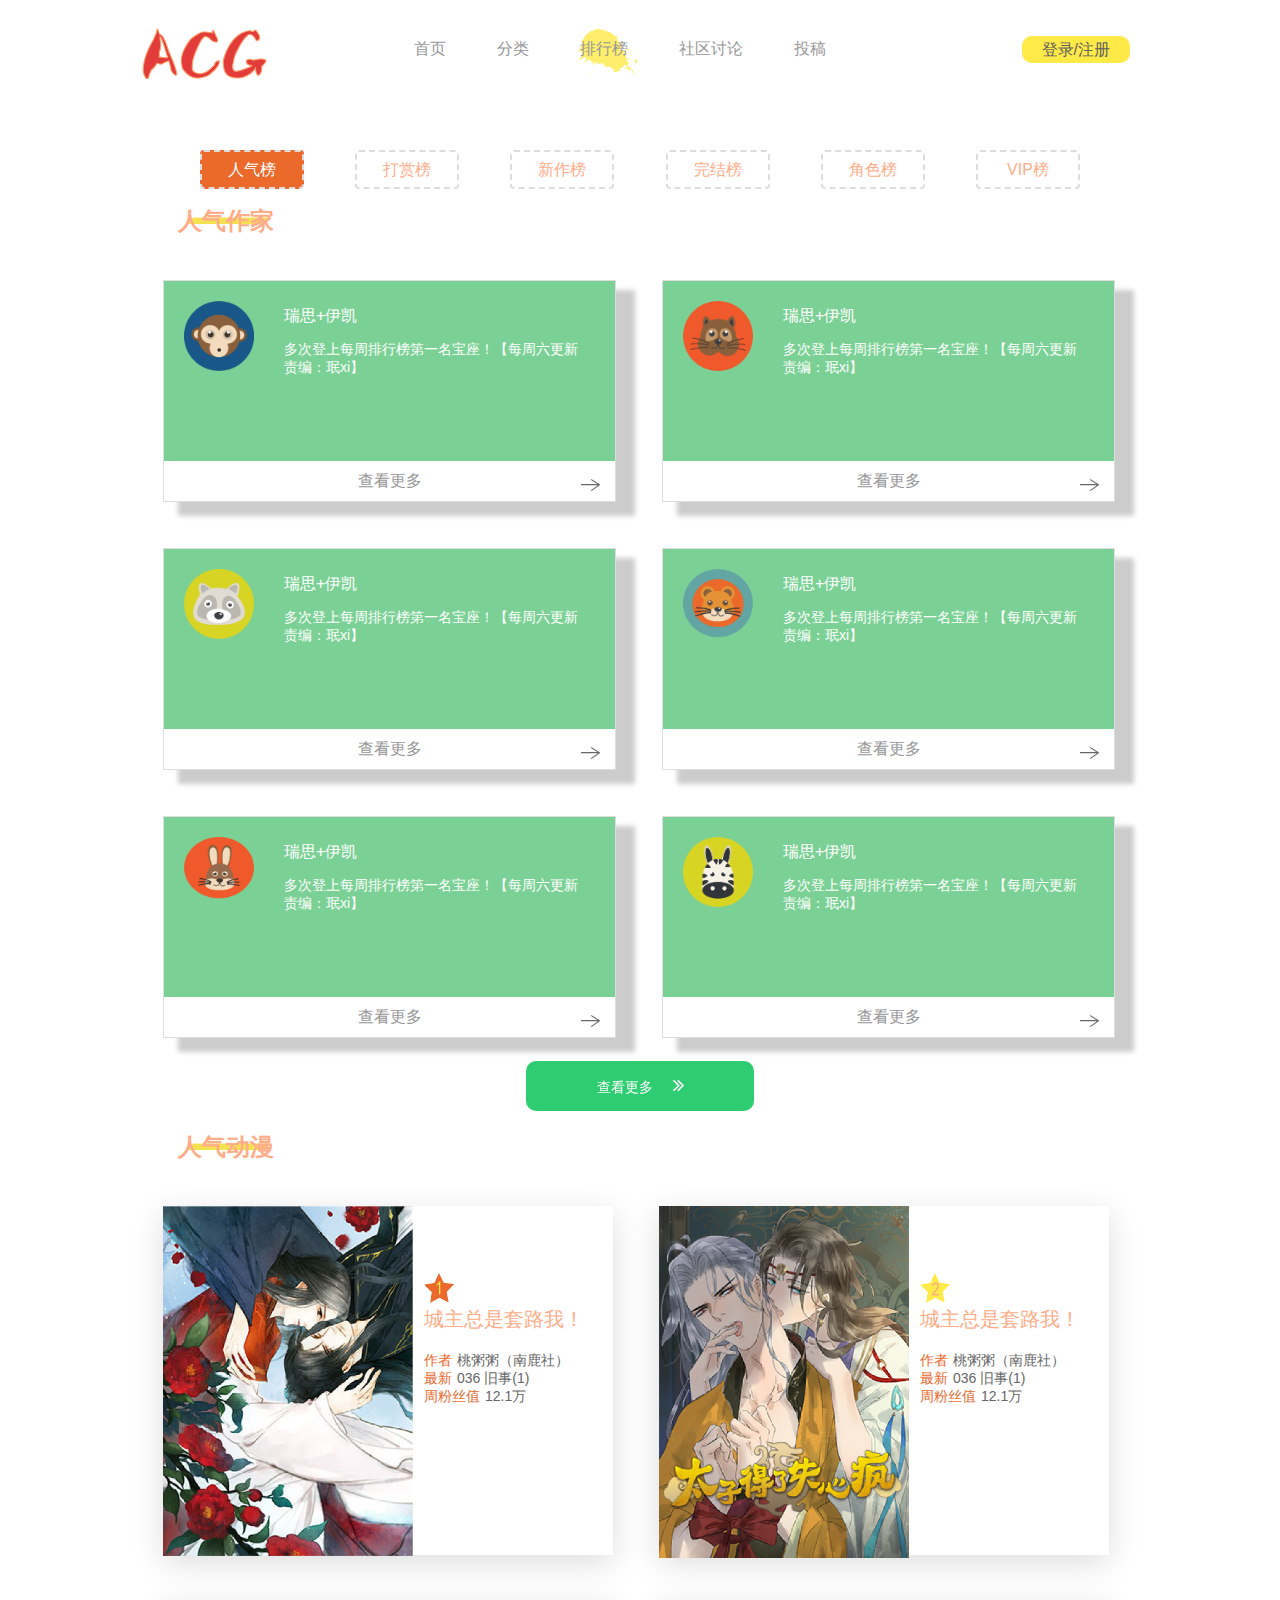
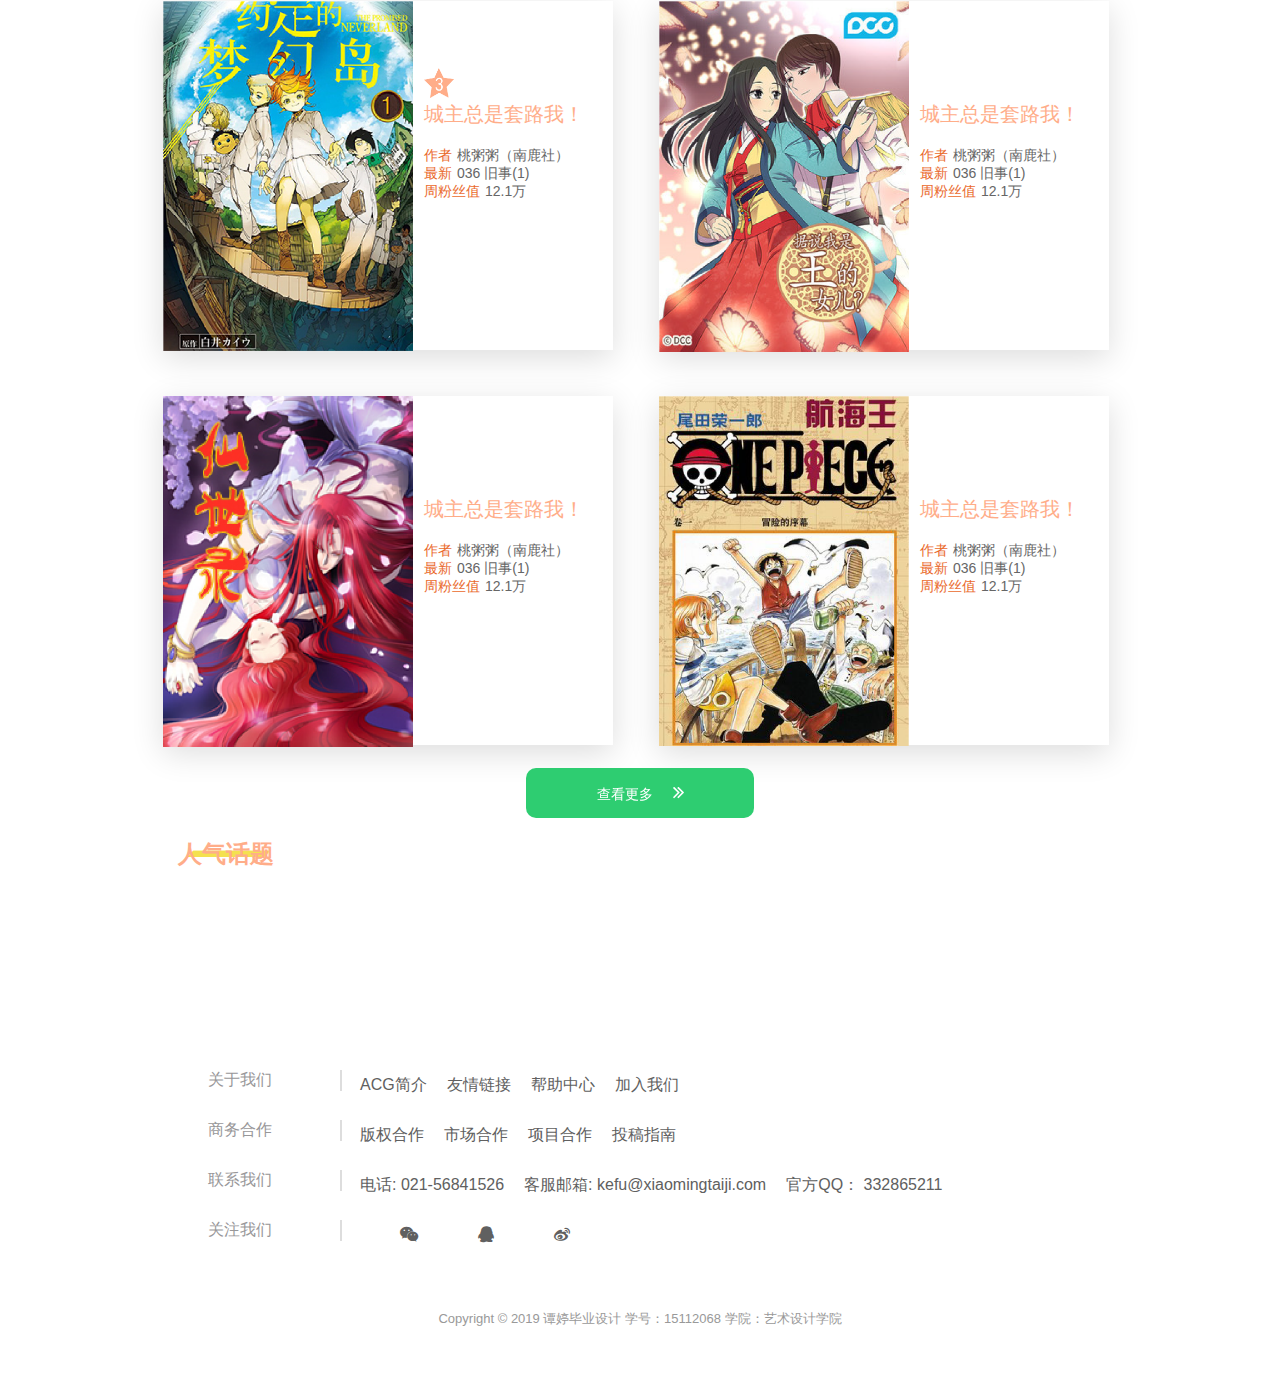
<file: ranking.html>
<!DOCTYPE html>
<html>
<head>
	<meta charset="utf-8">
	<title>漫画台</title>
	<link rel="stylesheet" type="text/css" href="css/style.css">
	<link rel="stylesheet" type="text/css" href="bxslider/jquery.bxslider.min.css">
	<link rel="stylesheet" type="text/css" href="swiperlbt/css/certify.css">
	<link rel="stylesheet" type="text/css" href="swiperlbt/css/swiper.min.css">
	<link rel="stylesheet" type="text/css" href="css/font-awesome.min.css">
	<link rel="stylesheet" type="text/css" href="css/login.css">
	<link rel="stylesheet" type="text/css" href="css/button-style.css">

</head>
<body>
	<header class="main-header">
		<div class="header-logo">
			<a href="index.html"><img src="images/logo.png"></a>
		</div>
		<div class="header-nav">
			<ul>
				<li><a href="index.html">首页</a></li>
				<li><a href="category.html">分类</a></li>
				<li class="active"><a href="ranking.html">排行榜</a></li>
				<li><a href="community.html">社区讨论</a></li>
				<li><a href="#">投稿</a></li>
			</ul>
		</div>
		<div class="header-right">
			<div class="login">
				<a>登录/注册</a>
			</div>
		</div>
	</header>
	<section class="main-container">
		<div class="ranking-menu">
			<ul>
				<li class="ranking-active"><a href="ranking.html">人气榜</a></li>
				<li><a href="reward.html">打赏榜</a></li>
				<li><a href="ranking.html">新作榜</a></li>
				<li><a href="ranking.html">完结榜</a></li>
				<li><a href="ranking.html">角色榜</a></li>
				<li><a href="">VIP榜</a></li>
			</ul>
		</div>
		<div class="ranking-container">
			<!-- 人气作家 -->
			<div class="ranking-box">
				<h2 class="ranking-title">
					人气作家
				</h2>
				<!-- 1 -->
				<div class="ranking-content">
					<div class="ranking-author">
						<div class="ranking-author-image">
							<img src="images/rqzj/1.png">
						</div>
						<div class="ranking-author-content">
							<div class="ranking-author-name">
								瑞思+伊凯
							</div>
							<div class="ranking-author-text">多次登上每周排行榜第一名宝座！【每周六更新 责编：珉xi】</div>
						</div>
					</div>
					<div class="ranking-author-more">
							查看更多<i class="icon-arrow-black icon-little"></i>
					</div>
				</div>

				<!-- 2 -->
				<div class="ranking-content">
					<div class="ranking-author">
						<div class="ranking-author-image">
							<img src="images/rqzj/2.png">
						</div>
						<div class="ranking-author-content">
							<div class="ranking-author-name">
								瑞思+伊凯
							</div>
							<div class="ranking-author-text">多次登上每周排行榜第一名宝座！【每周六更新 责编：珉xi】</div>
						</div>
					</div>
					<div class="ranking-author-more">
							查看更多<i class="icon-arrow-black icon-little"></i>
					</div>
				</div>

				<!-- 3 -->
				<div class="ranking-content">
					<div class="ranking-author">
						<div class="ranking-author-image">
							<img src="images/rqzj/3.png">
						</div>
						<div class="ranking-author-content">
							<div class="ranking-author-name">
								瑞思+伊凯
							</div>
							<div class="ranking-author-text">多次登上每周排行榜第一名宝座！【每周六更新 责编：珉xi】</div>
						</div>
					</div>
					<div class="ranking-author-more">
							查看更多<i class="icon-arrow-black icon-little"></i>
					</div>
				</div>

				<!-- 4 -->
				<div class="ranking-content">
					<div class="ranking-author">
						<div class="ranking-author-image">
							<img src="images/rqzj/4.png">
						</div>
						<div class="ranking-author-content">
							<div class="ranking-author-name">
								瑞思+伊凯
							</div>
							<div class="ranking-author-text">多次登上每周排行榜第一名宝座！【每周六更新 责编：珉xi】</div>
						</div>
					</div>
					<div class="ranking-author-more">
							查看更多<i class="icon-arrow-black icon-little"></i>
					</div>
				</div>

				<!-- 5 -->
				<div class="ranking-content">
					<div class="ranking-author">
						<div class="ranking-author-image">
							<img src="images/rqzj/5.png">
						</div>
						<div class="ranking-author-content">
							<div class="ranking-author-name">
								瑞思+伊凯
							</div>
							<div class="ranking-author-text">多次登上每周排行榜第一名宝座！【每周六更新 责编：珉xi】</div>
						</div>
					</div>
					<div class="ranking-author-more">
							查看更多<i class="icon-arrow-black icon-little"></i>
					</div>
				</div>

				<!-- 6 -->
				<div class="ranking-content">
					<div class="ranking-author">
						<div class="ranking-author-image">
							<img src="images/rqzj/6.png">
						</div>
						<div class="ranking-author-content">
							<div class="ranking-author-name">
								瑞思+伊凯
							</div>
							<div class="ranking-author-text">多次登上每周排行榜第一名宝座！【每周六更新 责编：珉xi】</div>
						</div>
					</div>
					<div class="ranking-author-more">
							查看更多<i class="icon-arrow-black icon-little"></i>
					</div>
				</div>

				<!-- 查看完整榜单 -->
				<div class="show-more">
					<a class="hvr-back-pulse button">查看更多<i class="fa fa-angle-double-right"></i>
					</a>
				</div>
			</div>

			<!-- 人气动漫 -->
			<div class="ranking-box">
				<h2 class="ranking-title">
					人气动漫
				</h2>

				<!-- 1 -->
				<div class="ranking-card">
					<div class="card-cover">
						<img src="images/rqdm/1.png">
					</div>
					<div class="card-content">
						<div class="card-num"><i class="icon-card icon-star-1"></i></div>
						<div class="card-info">
							<div class="card-title">城主总是套路我！</div>
							<div class="card-text">
								<ul>
									<li>作者<label class="card-author">桃粥粥（南鹿社）</label></li>
									<li>最新<label class="card-newpost">036 旧事(1)</label></li>
									<li>周粉丝值<label class="card-fans">12.1万</label></li>
								</ul>
							</div>
						</div>
					</div>
				</div>

				<!-- 2 -->
				<div class="ranking-card">
					<div class="card-cover">
						<img src="images/rqdm/2.png">
					</div>
					<div class="card-content">
						<div class="card-num"><i class="icon-card icon-star-2"></i></div>
						<div class="card-info">
							<div class="card-title">城主总是套路我！</div>
							<div class="card-text">
								<ul>
									<li>作者<label class="card-author">桃粥粥（南鹿社）</label></li>
									<li>最新<label class="card-newpost">036 旧事(1)</label></li>
									<li>周粉丝值<label class="card-fans">12.1万</label></li>
								</ul>
							</div>
						</div>
					</div>
				</div>

				<!-- 3 -->
				<div class="ranking-card">
					<div class="card-cover">
						<img src="images/rqdm/3.png">
					</div>
					<div class="card-content">
						<div class="card-num"><i class="icon-card icon-star-3"></i></div>
						<div class="card-info">
							<div class="card-title">城主总是套路我！</div>
							<div class="card-text">
								<ul>
									<li>作者<label class="card-author">桃粥粥（南鹿社）</label></li>
									<li>最新<label class="card-newpost">036 旧事(1)</label></li>
									<li>周粉丝值<label class="card-fans">12.1万</label></li>
								</ul>
							</div>
						</div>
					</div>
				</div>

				<!-- 4 -->
				<div class="ranking-card">
					<div class="card-cover">
						<img src="images/rqdm/4.png">
					</div>
					<div class="card-content">
						<div class="card-num"><i class="icon-card icon-star"></i></div>
						<div class="card-info">
							<div class="card-title">城主总是套路我！</div>
							<div class="card-text">
								<ul>
									<li>作者<label class="card-author">桃粥粥（南鹿社）</label></li>
									<li>最新<label class="card-newpost">036 旧事(1)</label></li>
									<li>周粉丝值<label class="card-fans">12.1万</label></li>
								</ul>
							</div>
						</div>
					</div>
				</div>

				<!-- 5 -->
				<div class="ranking-card">
					<div class="card-cover">
						<img src="images/rqdm/5.png">
					</div>
					<div class="card-content">
						<div class="card-num"><i class="icon-card icon-star"></i></div>
						<div class="card-info">
							<div class="card-title">城主总是套路我！</div>
							<div class="card-text">
								<ul>
									<li>作者<label class="card-author">桃粥粥（南鹿社）</label></li>
									<li>最新<label class="card-newpost">036 旧事(1)</label></li>
									<li>周粉丝值<label class="card-fans">12.1万</label></li>
								</ul>
							</div>
						</div>
					</div>
				</div>

				<!-- 6 -->
				<div class="ranking-card">
					<div class="card-cover">
						<img src="images/rqdm/6.png">
					</div>
					<div class="card-content">
						<div class="card-num"><i class="icon-card icon-star"></i></div>
						<div class="card-info">
							<div class="card-title">城主总是套路我！</div>
							<div class="card-text">
								<ul>
									<li>作者<label class="card-author">桃粥粥（南鹿社）</label></li>
									<li>最新<label class="card-newpost">036 旧事(1)</label></li>
									<li>周粉丝值<label class="card-fans">12.1万</label></li>
								</ul>
							</div>
						</div>
					</div>
				</div>
				<!-- 查看完整榜单 -->
				<div class="show-more">
					<a class="hvr-back-pulse button">查看更多<i class="fa fa-angle-double-right"></i>
					</a>
				</div>
			</div>

			<!-- 人气话题 -->
			<div class="ranking-box">
				<h2 class="ranking-title">
					人气话题
				</h2>

				<!-- 1 -->
				<div class="ranking-topic">
					<div> </div>
				</div>
			</div>
		</div>
	</section>
	<footer class="footer" >
		<div class="footer-content">
			<!-- 关于我们 -->
			<div class="foot-box">
				<h2 class="foot-box-title">关于我们</h2>
				<div class="foot-box-items">
					<ul>
						<li><a href="#">ACG简介</a></li>
						<li><a href="#">友情链接</a></li>
						<li><a href="#">帮助中心</a></li>
						<li><a href="#">加入我们</a></li>
					</ul>
				</div>
			</div>

			<!-- 商务合作 -->
			<div class="foot-box">
				<h2 class="foot-box-title">商务合作</h2>
				<div class="foot-box-items">
					<ul>
						<li><a href="#">版权合作</a></li>
						<li><a href="#">市场合作</a></li>
						<li><a href="#">项目合作</a></li>
						<li><a href="#">投稿指南</a></li>
					</ul>
				</div>
			</div>

			<!-- 联系我们 -->
			<div class="foot-box">
				<h2 class="foot-box-title">联系我们</h2>
				<div class="foot-box-items">
					<ul>
						<li>电话: 021-56841526</li>
						<li>客服邮箱: kefu@xiaomingtaiji.com</li>
						<li>官方QQ： 332865211</li>
					</ul>
				</div>
			</div>

			<!-- 关注我们 -->
			<div class="foot-box">
				<h2 class="foot-box-title">关注我们</h2>
				<div class="foot-box-items">
					<ul>
						<li><a href="#"><i class="fa fa-weixin"></i></a></li>
						<li><a href="#"><i class="fa fa-qq"></i></a></li>
						<li><a href="#"><i class="fa fa-weibo"></i></a></li>
					</ul>
				</div>
			</div>
		</div>
		<div class="copyright">
			Copyright © 2019 谭婷毕业设计      学号：15112068     学院：艺术设计学院
		</div>
	</footer>
</body>
<script type="text/javascript" src="js/jquery-3.3.1.js"></script>
<script type="text/javascript" src="bxslider/jquery.bxslider.min.js"></script>
<script type="text/javascript" src="swiperlbt/js/swiper.min.js"></script>
<script type="text/javascript" src="js/main.js"></script>
<script type="text/javascript" src="js/login.js"></script>
</html>
</file>
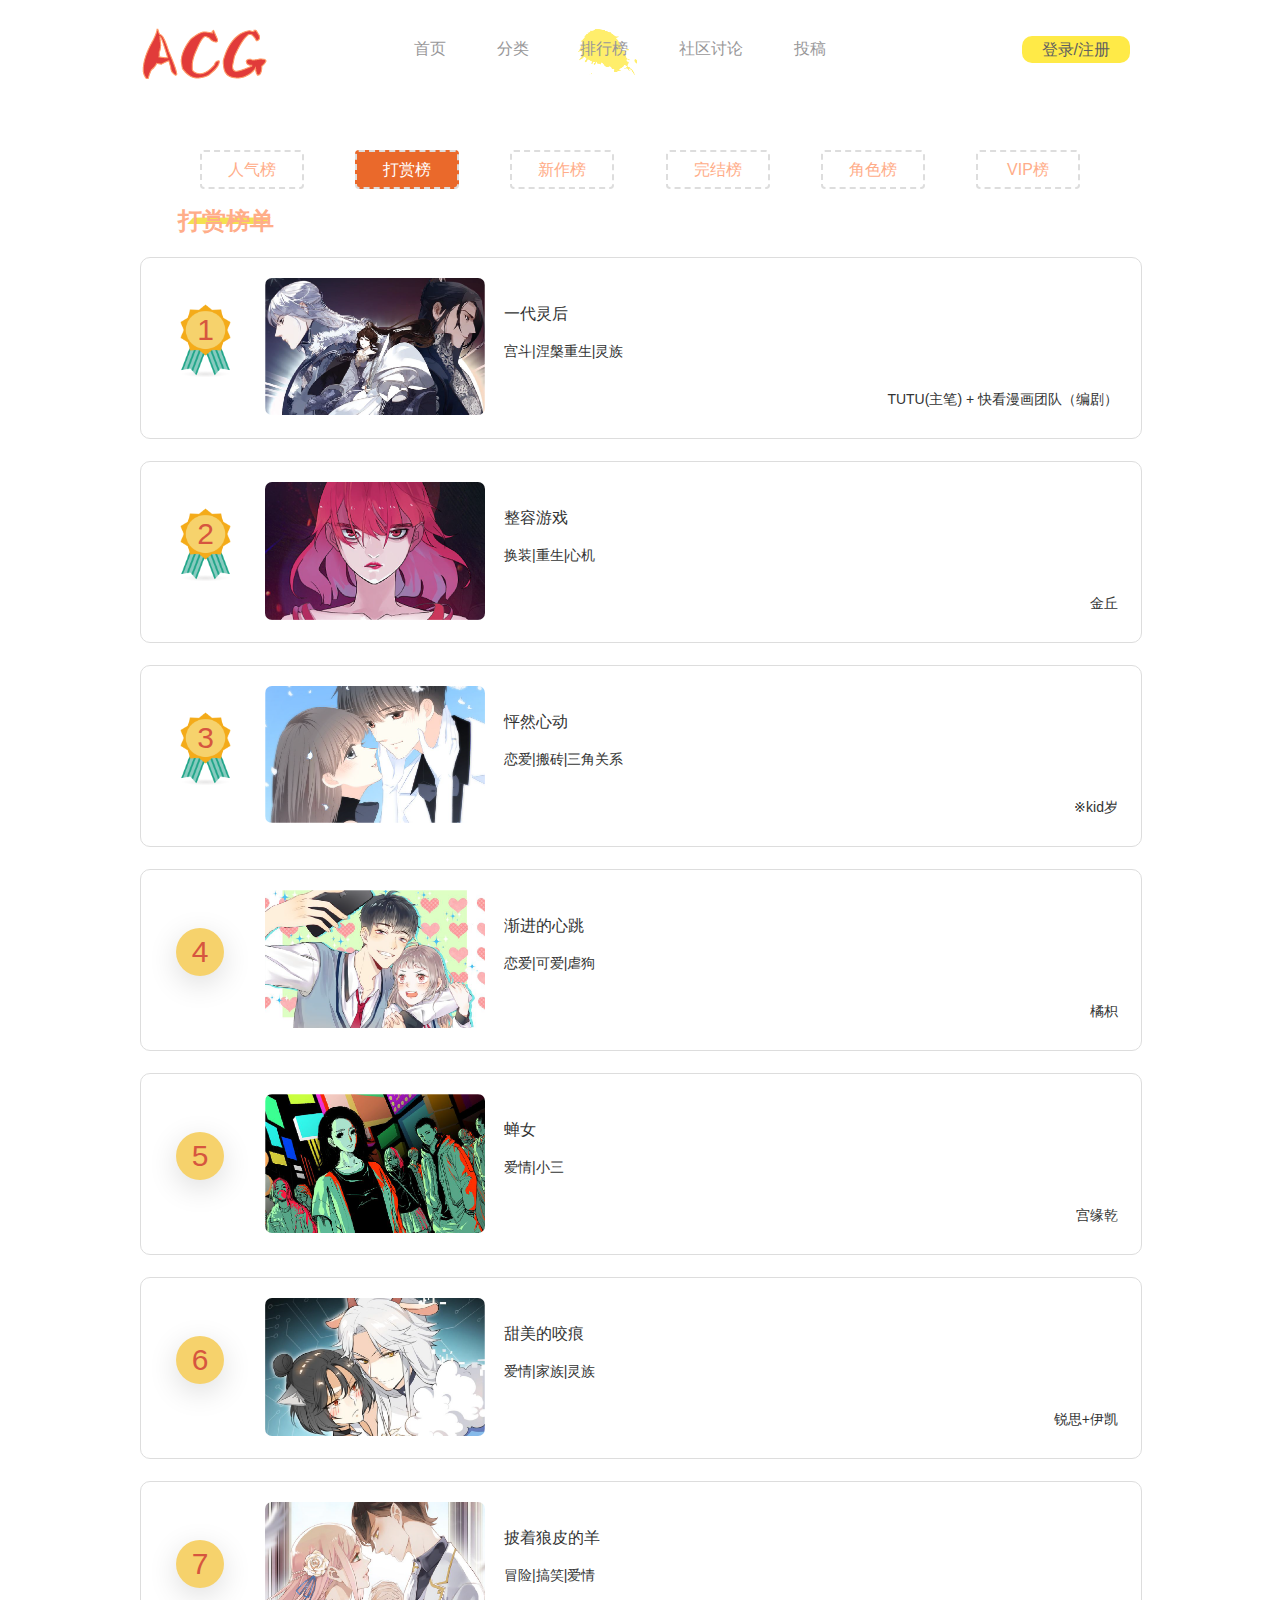
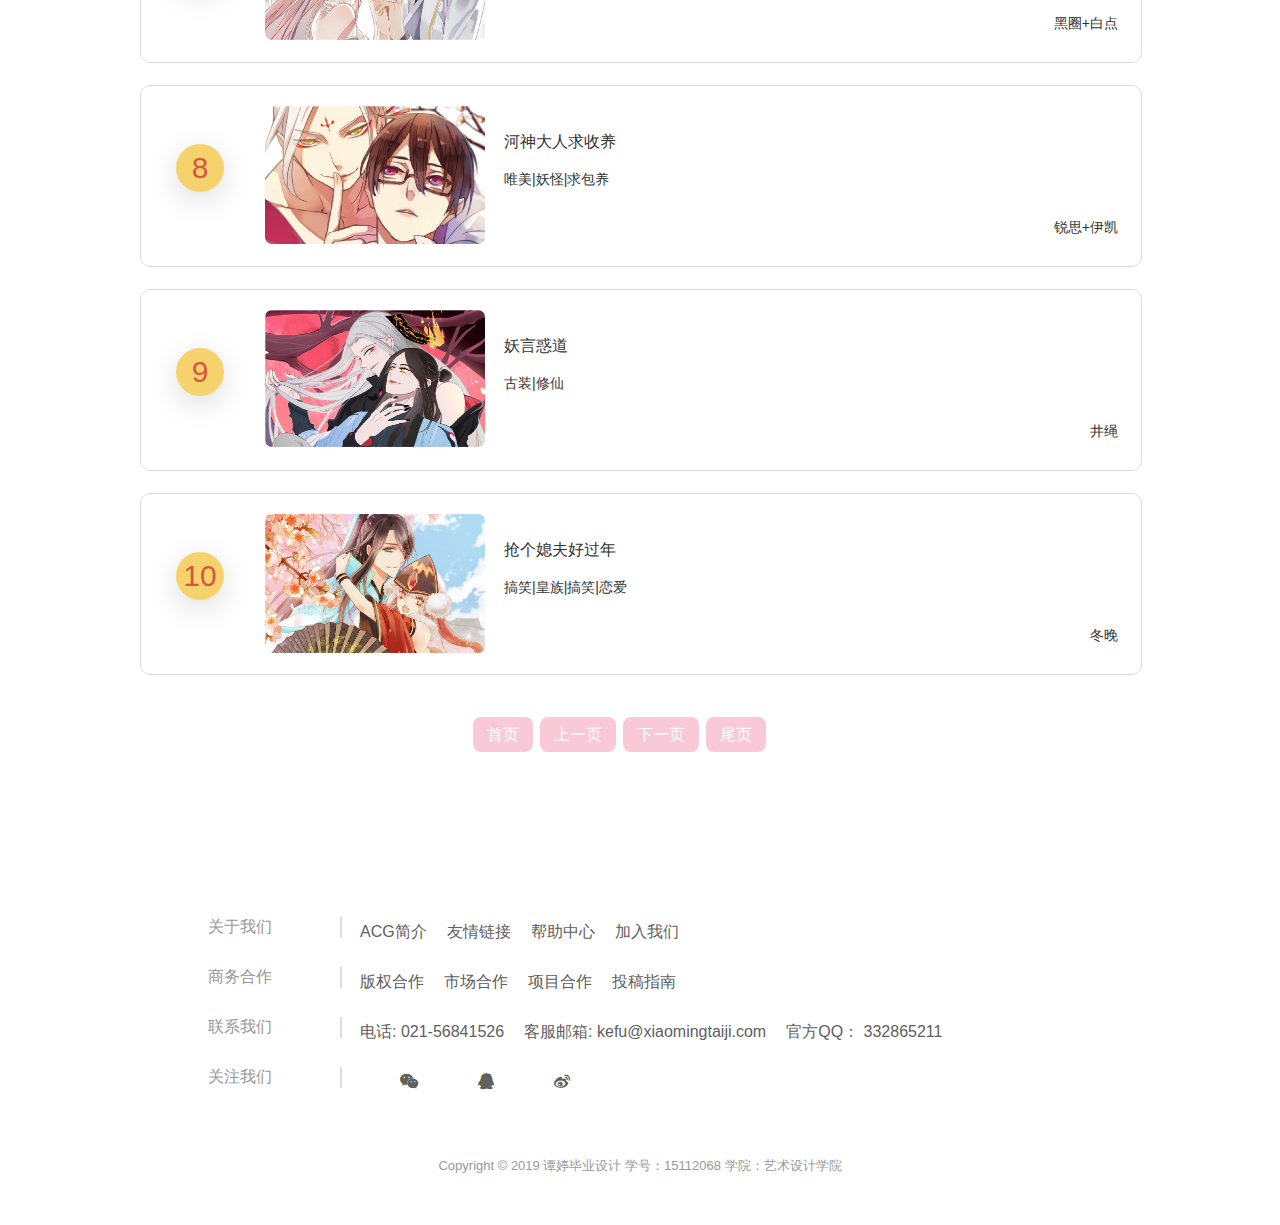
<file: reward.html>
<!DOCTYPE html>
<html>
<head>
	<meta charset="utf-8">
	<title>漫画台</title>
	<link rel="stylesheet" type="text/css" href="css/style.css">
	<link rel="stylesheet" type="text/css" href="bxslider/jquery.bxslider.min.css">
	<link rel="stylesheet" type="text/css" href="swiperlbt/css/certify.css">
	<link rel="stylesheet" type="text/css" href="swiperlbt/css/swiper.min.css">
	<link rel="stylesheet" type="text/css" href="css/font-awesome.min.css">
	<link rel="stylesheet" type="text/css" href="css/login.css">
	<link rel="stylesheet" type="text/css" href="css/button-style.css">
</head>
<body>
	<header class="main-header">
		<div class="header-logo">
			<a href="index.html"><img src="images/logo.png"></a>
		</div>
		<div class="header-nav">
			<ul>
				<li><a href="index.html">首页</a></li>
				<li><a href="category.html">分类</a></li>
				<li class="active"><a href="ranking.html">排行榜</a></li>
				<li><a href="community.html">社区讨论</a></li>
				<li><a href="#">投稿</a></li>
			</ul>
		</div>
		<div class="header-right">
			<div class="login">
				<a>登录/注册</a>
			</div>
		</div>
	</header>
	<section class="main-container">
		<div class="ranking-menu">
			<ul>
				<li><a href="ranking.html">人气榜</a></li>
				<li class="ranking-active"><a href="reward.html">打赏榜</a></li>
				<li><a href="ranking.html">新作榜</a></li>
				<li><a href="ranking.html">完结榜</a></li>
				<li><a href="ranking.html">角色榜</a></li>
				<li><a href="">VIP榜</a></li>
			</ul>
		</div>
		<div class="ranking-container">
			<!-- 打赏榜 -->
			<div class="ranking-box">
				<h2 class="ranking-title">
					打赏榜单
				</h2>

				<!-- 1 -->
				<div class="ranking-reward">
					<div class="reward-num-1">1</div>
					<div class="reward-image"><img src="images/reward/1.png"></div>
					<div class="reward-content">
						<div class="reward-book-name">一代灵后</div>
						<div class="reward-types">宫斗|涅槃重生|灵族</div>
						<div class="reward-book-author">TUTU(主笔) + 快看漫画团队（编剧）</div>
					</div>
				</div>

				<!-- 2 -->
				<div class="ranking-reward">
					<div class="reward-num-1">2</div>
					<div class="reward-image"><img src="images/reward/2.png"></div>
					<div class="reward-content">
						<div class="reward-book-name">整容游戏</div>
						<div class="reward-types">换装|重生|心机</div>
						<div class="reward-book-author">金丘</div>
					</div>
				</div>

				<!-- 3 -->
				<div class="ranking-reward">
					<div class="reward-num-1">3</div>
					<div class="reward-image"><img src="images/reward/3.png"></div>
					<div class="reward-content">
						<div class="reward-book-name">怦然心动</div>
						<div class="reward-types">恋爱|搬砖|三角关系</div>
						<div class="reward-book-author">※kid岁</div>
					</div>
				</div>

				<!-- 4 -->
				<div class="ranking-reward">
					<div class="reward-num">4</div>
					<div class="reward-image"><img src="images/reward/4.png"></div>
					<div class="reward-content">
						<div class="reward-book-name">渐进的心跳</div>
						<div class="reward-types">恋爱|可爱|虐狗</div>
						<div class="reward-book-author">橘枳</div>
					</div>
				</div>

				<!-- 5 -->
				<div class="ranking-reward">
					<div class="reward-num">5</div>
					<div class="reward-image"><img src="images/reward/5.png"></div>
					<div class="reward-content">
						<div class="reward-book-name">蝉女</div>
						<div class="reward-types">爱情|小三</div>
						<div class="reward-book-author">宫缘乾</div>
					</div>
				</div>

				<!-- 6 -->
				<div class="ranking-reward">
					<div class="reward-num">6</div>
					<div class="reward-image"><img src="images/reward/6.png"></div>
					<div class="reward-content">
						<div class="reward-book-name">甜美的咬痕</div>
						<div class="reward-types">爱情|家族|灵族</div>
						<div class="reward-book-author">锐思+伊凯</div>
					</div>
				</div>

				<!-- 7 -->
				<div class="ranking-reward">
					<div class="reward-num">7</div>
					<div class="reward-image"><img src="images/reward/7.png"></div>
					<div class="reward-content">
						<div class="reward-book-name">披着狼皮的羊</div>
						<div class="reward-types">冒险|搞笑|爱情</div>
						<div class="reward-book-author">黑圈+白点</div>
					</div>
				</div>

				<!-- 8 -->
				<div class="ranking-reward">
					<div class="reward-num">8</div>
					<div class="reward-image"><img src="images/reward/8.png"></div>
					<div class="reward-content">
						<div class="reward-book-name">河神大人求收养</div>
						<div class="reward-types">唯美|妖怪|求包养</div>
						<div class="reward-book-author">锐思+伊凯</div>
					</div>
				</div>

				<!-- 9 -->
				<div class="ranking-reward">
					<div class="reward-num">9</div>
					<div class="reward-image"><img src="images/reward/9.png"></div>
					<div class="reward-content">
						<div class="reward-book-name">妖言惑道</div>
						<div class="reward-types">古装|修仙</div>
						<div class="reward-book-author">井绳</div>
					</div>
				</div>

				<!-- 10 -->
				<div class="ranking-reward">
					<div class="reward-num">10</div>
					<div class="reward-image"><img src="images/reward/10.png"></div>
					<div class="reward-content">
						<div class="reward-book-name">抢个媳夫好过年</div>
						<div class="reward-types">搞笑|皇族|搞笑|恋爱</div>
						<div class="reward-book-author">冬晚</div>
					</div>
				</div>


				<!-- 查看完整榜单 -->
<!-- 				<div class="ranking-show-all clear">
					<div class="show-more">查看更多<i class="fa fa-angle-double-right"></i></div>
				</div> -->
				<div class="pagination">
					<div class="first">首页</div>
					<div class="prev">上一页</div>
					<div class="next">下一页</div>
					<div class="last">尾页</div>
				</div>
			</div>
		</div>
	</section>
	<footer class="footer" >
		<div class="footer-content">
			<!-- 关于我们 -->
			<div class="foot-box">
				<h2 class="foot-box-title">关于我们</h2>
				<div class="foot-box-items">
					<ul>
						<li><a href="#">ACG简介</a></li>
						<li><a href="#">友情链接</a></li>
						<li><a href="#">帮助中心</a></li>
						<li><a href="#">加入我们</a></li>
					</ul>
				</div>
			</div>

			<!-- 商务合作 -->
			<div class="foot-box">
				<h2 class="foot-box-title">商务合作</h2>
				<div class="foot-box-items">
					<ul>
						<li><a href="#">版权合作</a></li>
						<li><a href="#">市场合作</a></li>
						<li><a href="#">项目合作</a></li>
						<li><a href="#">投稿指南</a></li>
					</ul>
				</div>
			</div>

			<!-- 联系我们 -->
			<div class="foot-box">
				<h2 class="foot-box-title">联系我们</h2>
				<div class="foot-box-items">
					<ul>
						<li>电话: 021-56841526</li>
						<li>客服邮箱: kefu@xiaomingtaiji.com</li>
						<li>官方QQ： 332865211</li>
					</ul>
				</div>
			</div>

			<!-- 关注我们 -->
			<div class="foot-box">
				<h2 class="foot-box-title">关注我们</h2>
				<div class="foot-box-items">
					<ul>
						<li><a href="#"><i class="fa fa-weixin"></i></a></li>
						<li><a href="#"><i class="fa fa-qq"></i></a></li>
						<li><a href="#"><i class="fa fa-weibo"></i></a></li>
					</ul>
				</div>
			</div>
		</div>
		<div class="copyright">
			Copyright © 2019 谭婷毕业设计      学号：15112068     学院：艺术设计学院
		</div>
	</footer>
</body>
<script type="text/javascript" src="js/jquery-3.3.1.js"></script>
<script type="text/javascript" src="bxslider/jquery.bxslider.min.js"></script>
<script type="text/javascript" src="swiperlbt/js/swiper.min.js"></script>
<script type="text/javascript" src="js/main.js"></script>
<script type="text/javascript" src="js/login.js"></script>
</html>
</file>
<file: css/style.css>
*{
	padding: 0;
	margin: 0;
}

body{
	color: #989799;
	/*font-family: "楷体","楷体_GB2312";*/
}

a{
	text-decoration: none;
}

body::-webkit-scrollbar, body ::-webkit-scrollbar{
	width: 8px;
	height: 4px;
}

body::-webkit-scrollbar-thumb, body ::-webkit-scrollbar-thumb{
	background-color: #ddd;
	background-clop: padding-box;
	min-height: 28px;
	border-radius: 4px;
}

body::-webkit-scrollbar-track-piece, body ::-webkit-scrollbar-track-piece{
	background-color: transparent;
}

ul, li{
	padding: 0;
	margin: 0;
	list-style: none;
}

.main-header{
	width: 1000px;
	height: 100px;
	/*background-color: #989799;*/
	margin: 0 auto;
	position: relative;
}

.main-header .header-logo{
	position: absolute;
	top: 15px;
	left: 0;
}

.main-header .header-nav{
	position: absolute;
	top: 24px;
	left: 238px;
}

.main-header a{
	color: #989799;
}

.main-header .header-nav ul>li{
	float: left;
	padding: 15px;
	margin-left: 21px;
}

.main-header .header-right{
	position: absolute;
	right: 10px;
	top: 40px;
}

.main-header .login a{
	padding: 5px 20px;
	background-color: #FFEA47;
	/*color: white;*/
	border-radius: 10px;
	color: #606060;
}

.main-container .acg-carousel img{
	width: 100%;
	max-height: 620px;
}

/* icons setting */
.icon{
	width: 50px;
	height:52px;
	display: inline-block;
}

.icon-little{
	width: 19px;
	height: 12px;
	display: inline-block;
	margin: 0 5px;
}


.icon-tv{
	background: url(../images/recmd.png) no-repeat;
	background-size: 100% 100%;
}

.icon-fishcar{
	background: url(../images/new.png) no-repeat;
	background-size: 100% 100%;
}

.icon-guide{
	background: url(../images/guidepost.png) no-repeat;
	background-size: 100% 100%;
}


.icon-ballon{
	background: url(../images/ballon.png) no-repeat;
	background-size: 100% 100%;
}

.icon-arrow-right{
	background: url(../images/arrow-right.png) no-repeat;
	background-size: 100% 100%;
}

.icon-arrow-black{
	background: url(../images/arrow-right-black.png) no-repeat;
	background-size: 100% 100%;
}

.icon-star-1{
	background: url(../images/stars/1.png) no-repeat;
	background-size: 100% 100%;
}
.icon-star-2{
	background: url(../images/stars/2.png) no-repeat;
	background-size: 100% 100%;
}
.icon-star-3{
	background: url(../images/stars/3.png) no-repeat;
	background-size: 100% 100%;
}

.icon-card{
	width: 30px;
	height: 30px;
	display: inline-block;
}

/*
.main-container{
	width: 1000px;
	margin: 0 auto;
}*/

.box{
	width: 1000px;
	margin: 0 auto;
	position: relative;
}

.box>.hd .title{
	color: #FFAD89;
	display: inline;
	padding-top: 8px;
	line-height: 60px;
	font-weight: 400;
	font-size: 28px;
	font-family: "楷体","楷体_GB2312";
	cursor: pointer;
}

.box>.hd .ad-pic{
	box-shadow: 0px 8px 30px #ddd;
}

.box>.hd .ad-pic img{
	max-width: 100%;
}

.box>.hd .ad-title{
	font-family: "楷体","楷体_GB2312";
}

.box>.hd .ad-content{
	color: #FFAD89;
	/*font-family: "楷体","楷体_GB2312";*/
	height: 70px;
	padding: 20px 0;
}

.box>.hd .ad-title{
	position: absolute;
	font-weight: 400;
	font-size: 28px;
	left: 90px;
}

.box>.hd .ad-line{
	width: 400px;
	height: 1px;
	margin-top: 17px;
	background-color: #FFAD89;
	position: absolute;
	left: 315px;
	display: inline;
}

.box>.hd .ad-author{
	position: absolute;
	right: 100px;
	line-height: 35px;
}

.box>.hd .ad-description{
	color: #606060;
	position: absolute;
	margin-top: 37px;
	left: 90px
}

.bx-wrapper .bx-prev{
	left: -54px!important;
}

.bx-wrapper .bx-next{
	right: -54px!important;
}

.bxslider-content{
	font-size: 14px;
}

.bxslider-title{
	line-height: 25px;
}

.bxslider-author{
	font-size: 12px;
}

.bxslider-more{
	text-align: right;
	padding-right: 10px;
}

.bxslider-more a{
	color: #FFAD89;
}

.bx-wrapper img{
	border-radius: 10px;
}

.discussion{
	width: 1000px;
	margin: 0 auto;
	margin-top: 200px;
	/*border: 1px solid #ddd;*/
}

.board{
	width: 100%;
	height: 173px;
	border: 1px solid #ddd;
	position: relative;
	margin-bottom: 20px;
	border-radius: 10px;
}

.board .chat-head{
	position: absolute;
	top: 20px;
	left: 44px;
	/*width: 100px;*/
	text-align: center;
}

.board .chat-image img{
	/*width: 100px;*/
	height: 80px;
}

.board .chat-content{
	position: absolute;
	top: 0;
	right: 0;
}

.board .chat-text{
	width: 760px;
	height: 100px;
	padding: 5px 20px;
	margin-top: 28px;
	border-left: 2px solid #ddd;
	line-height: 28px;
	text-align: center;
	vertical-align: middle;
}

.chat-function>div{
	display: inline;
	margin-left: 20px;
	cursor: pointer;
	-moz-user-select:none;
	-webkit-user-select: none;
	-ms-user-select: none;
}

.chat-function>div:hover{
	color: #D6563F;
}

.chat-function i{
	margin-right: 5px;
}

.chat-function{
	text-align: right;
	margin-top: 10px;
	margin-right: 27px;
	margin-bottom: 20px;
	font-size: 14px;
}

.show-more{
	/*width: 217px;*/
	/*background-color: #56A36C;*/
	/*color: white;*/
	text-align: center;
	/*line-height: 44px;*/
	/*border-radius: 20px;*/
	margin: 0 auto;
	/*cursor: pointer;*/
	margin-bottom: 20px;
}

.show-more i{
	font-size: 20px;
	margin-left: 20px;
}

.show-more a{
	width: 200px;
	font-size: 14px!important;
	color: #fff;
	/*border-radius: 4px;*/
}

.footer{
	width: 1000px;
	margin: 0 auto;
	margin-bottom: 50px;
}

.footer-content{
	width: 100%;
	margin-top: 200px;
	margin-bottom: 70px;
}

.footer-content .foot-box{
	height: 20px;
	position: relative;
	margin-bottom: 30px;
}

.footer-content .foot-box-title{
	position: absolute;
	font-weight: 350;
	font-size: 16px;
	width: 200px;
	text-align: center;
	border-right:2px solid #ddd;
}

.footer-content .foot-box-items{
	margin-left: 200px;
}

.footer-content .foot-box-items li{
	float: left;
	margin-left: 20px;
	line-height: 30px;
	color: #606060;
}

.footer-content .foot-box-items i{
	margin-left: 40px;
}

.footer-content .foot-box-items a{
	color: #606060;
}

.footer-content .foot-box-items a:hover{
	color: #FFAD89;
}

.footer .copyright{
	color: #999999;
	text-align: center;
	font-size: 13px;
}

/* 排行榜页css */
.ranking-menu{
	width: 880px;
	margin: 50px auto 10px auto;
}

.ranking-menu ul{
	display:flex;
	justify-content:space-between;
}

.ranking-menu li{
	float: left;
	width: 100px;
	/*height: 100px;*/
	/*display: justify;*/
	/*text-align-last: justify;*/
	border: 2px dashed #ddd;
	text-align: center;
	line-height: 35px;
	cursor: pointer;
	border-radius: 4px;
}

.ranking-menu li a{
	color: #FFAD89;
}

.ranking-menu li a:hover{
	color: #ddd;
}

.ranking-container{
	width: 1000px;
	margin: 0 auto;
	position: relative;
}

.ranking-container .ranking-title{
	color: #FFAD89;
	margin: 16px 0 20px 38px;
}

.ranking-container .ranking-box{


}

.ranking-container .ranking-content{
	width: 451px;
	/*height: 200px;*/
	border: 1px solid #ddd;
	position: relative;
	box-shadow:17px 12px 5px 2px #CCC;
	float: left;
	margin: 23px;
}

.ranking-container .ranking-content:hover{
	box-shadow:17px 12px 5px 2px #ddd;
}

.clear{
	clear: both;
}

.ranking-container .ranking-author{
	background-color: #7BD195;
	color: white;
	padding: 20px 0 160px 20px;
	/*border-radius: 4px;*/
}

.ranking-container .ranking-author-image img{
	width: 70px;
	height: 70px;
}

.ranking-container .ranking-author-image{
	position: absolute;
	width: 100px;
}

.ranking-container .ranking-author-content{
	/*margin-left: 300px;*/
	position: absolute;
	padding-right: 20px;
	margin-left: 100px;
}

.ranking-container .ranking-author-name{
	line-height: 30px;
}

.ranking-container .ranking-author-more{
	text-align: center;
	line-height: 40px;
	cursor: pointer;
}

.ranking-show-all{
	padding-top: 20px;
	padding-bottom: 20px;
}

.ranking-container .ranking-author-more i{
	position: absolute;
	right: 10px;
	bottom: 10px;
}

.ranking-card{
	/*border: 1px solid #666;*/
	width: 450px;
	height: 349px;
	position: relative;
	margin: 23px;
	float: left;
	box-shadow: 0px 8px 30px #ddd;
	cursor: pointer;
}

.ranking-card:hover{
	box-shadow: 0px 8px 30px #ddd,
	0px 8px 30px #666;
}
.ranking-card .card-cover img{
	width: 250px;
}

.ranking-card .card-cover{
	position: absolute;
	left: 0;
}

.ranking-card .card-content{
	position: absolute;
	right: 0;
	top: 67px;
	width: 42%
}

.ranking-card .card-title{
	color: #FFAD89;
	margin-bottom: 20px;
	line-height: 25px;
	font-size: 20px;
	font-family: "楷体","楷体_GB2312";
}

.ranking-card li{
	color: #EA692B;
}

.card-author, .card-newpost, .card-fans{
	margin-left: 5px;
	color: #666;
}

.ranking-active{
	background-color: #EA692B;
}

.ranking-active a{
	color: white!important;
}

.ranking-reward{
	width: 100%;
	height: 180px;
	border: 1px solid #ddd;
	border-radius: 10px;
	margin-bottom: 22px;
}

.ranking-reward:hover{
	box-shadow: 0px 8px 30px #ddd;
}

.ranking-reward .reward-num{
	width: 48px;
	height: 48px;
	background-color: #F6D26C;
	border-radius: 25px;
	color: #D6563F;
	text-align: center;
	line-height: 48px;
	font-size: 30px;
	font-weight: 544;
	position: absolute;
	left: 36px;
	margin-top: 58px;
	-webkit-box-shadow: 0px 8px 30px #ddd;
	box-shadow: 0px 8px 30px #ddd;
}

.ranking-reward .reward-image img{
	width: 220px;
	border-radius: 7px;
}

.reward-image{
	position: absolute;
	left: 125px;
	margin-top: 20px;
}

.reward-content{
	position: absolute;
	right: 0;
	width: 636px;
	margin-top: 41px;
	color: #323333;
	font-size: 14px;
}

.reward-content .reward-book-name{
	line-height: 30px;
	margin-bottom: 14px;
	font-size: 16px;
}

.reward-content .reward-book-author{
	margin-top: 30px;
	text-align: right;
	padding-right: 22px;
}

.reward-num-1{
	background: url(../images/cup.png) no-repeat;
	background-size: 100% 100%;
	width: 85px;
	height: 82px;
	border-radius: 25px;
	color: #D6563F;
	text-align: center;
	line-height: 57px;
	font-size: 30px;
	font-weight: 544;
	position: absolute;
	left: 23px;
	margin-top: 43px;
/*		-webkit-box-shadow: 0px 8px 30px #ddd;
	box-shadow: 0px 8px 30px #ddd;*/
}

.pagination{
	/*width: 100px;*/
	position: relative;
	text-align: center;
	margin-left: 326px;
	padding-top: 20px;
}

.pagination div{
	float: left;
	margin-left: 7px;
	height: 25px;
	line-height: 25px;
	background-color: #F9C9D7;
	color: white;
	padding: 5px 14px;
	border-radius: 8px;
	cursor: pointer;
}

.pagination div:hover{
	-webkit-box-shadow: 0px 8px 30px #ddd;
	box-shadow: 0px 8px 30px #ddd;
}

.ranking-title{
	background: url(../images/bar.png) no-repeat;
	background-size: 100px 100%;
}


#community-container{
	width: 1000px;
	min-height: 1000px;
	margin: 0 auto;
	position: relative;
	margin-top: 40px;
}

#community-container:before{
	content: "";
	position: relative;
	width: calc(100% + 2px);
	display: block;
	position: absolute;
	left: -1px;
	pointer-events: none;
	background-repeat: no-repeat;
	z-index: 100;
}

/*#community-container:after{
	content: "";
	position: relative;
	width: calc(100% + 2px);
	display: block;
	position: absolute;
	left: -1px;
	pointer-events: none;
	background-repeat: no-repeat;
	z-index: 1000;
}*/


#community-container:before{
	background-image: url(../images/bars/container-bg-top-left.png), url(../images/bars/container-bg-top-right.png);
	background-position: 0 0,100% 0;
	background-size: 29% 25%,29% 25%;
	width: 1000px;
	height: 1000px;
}

/* #community-container:after{
	background-image: url(../images/bars/container-bg-bottom-left.png), url(../images/bars/container-bg-bottom-right.png);
	background-size: 29% 25%,29% 25%;
	background-position: 0 0,100% 0;
	width: 1000px;
	height: 600px;
} */


.bottom{
	content: "";
	/*position: relative;*/
	width: calc(100% + 2px);
	display: block;
	/*position: absolute;*/
	left: -1px;
	pointer-events: none;
	background-repeat: no-repeat;
	margin:0 auto;
	z-index: 1000;
	background-image: url(../images/bars/container-bg-bottom-center.png), url(../images/bars/container-bg-bottom-left.png), url(../images/bars/container-bg-bottom-right.png);
	background-size: 10% 9%,16% 100%,16% 100%;
	background-position: 50% 133px,0 0,100% 0;
	width: 1020px;
	height: 145px;
	margin-top: -123px;
	}


.community-title{
	width: 310px;
	height: 99px;
	color: #7BD195;
	position: absolute;
	top: -47px;
	left: 347px;
	z-index: 1000;
	background: url(../images/bars/container-bg-top-center.png) no-repeat;
	background-size: 100% 100%;
	line-height: 49px;
	text-align: center;
}

.community-cover img{
	width: 990px;
	border-radius: 10px;
}

.community-cover{
	padding-top: 24px;
}

.community-cover-topic{
	color: #FFAD89;
}

.community-cover-topic-title{
	font-weight: bolder;
}
.community-cover-topic ul{
	display: inline-block;
}

.community-cover-topic li{
	float: left;
	margin-left: 10px;
	line-height: 10px;
}

.community-cover-topic li a{
	color: #FFAD89;
}

.community-cover-topic li a:hover{
	/*color: #666;*/
	text-decoration: underline;
}

.community-content-title{
	height: 30px;
	line-height: 30px;
	margin-top: 36px;
	position: relative;
}

.community-content-title>div a{
	color: #FFAD89;

}
/*
.community-content-title>div a:hover{
	text-decoration: underline;
}*/

.community-hot-topic{
	position: absolute;
	left: 0;
	width: 100px;
	height: 30px;
	line-height: 30px;
	text-align: center;
}

.community-fresh-topic{
	position: absolute;
	left: 127px;
	width: 100px;
	height: 30px;
	line-height: 30px;
	text-align: center;
}

.community-fresh-topic:hover,.community-hot-topic:hover, .community-topic-active{
	border-bottom: 1px solid #FFAD89;
}

.community-topic-post{
	position: absolute;
	right: 0;
	width: 190px;
	height: 30px;
	line-height: 30px;
	border: 1px solid #7BD195;
	text-align: center;
	border-radius: 10px;
	color: #666;
	cursor: pointer;
}

.community-topic-post:hover{
	animation: btnColorChange 1s;
	-moz-animation: btnColorChange 1s;	/* Firefox */
	-webkit-animation: btnColorChange 1s;	/* Safari 和 Chrome */
	-o-animation: btnColorChange 1s;	/* Opera */


	background-color:  #7BD195;
	color: white;
	border: none;
	-webkit-box-shadow: 0px 8px 30px #ddd;
	box-shadow: 0px 8px 30px #ddd;
}


@keyframes btnColorChange
{
from {
	background-color: white;
	-webkit-box-shadow: 0 0 0 #ddd;
	box-shadow: 0 0 0 #ddd;
	color: #666;
}
to {
	background-color:  #7BD195;
	color: white;
	-webkit-box-shadow: 0px 8px 30px #ddd;
	box-shadow: 0px 8px 30px #ddd;
}
}

@-moz-keyframes btnColorChange
{
from {
	background-color: white;
	-webkit-box-shadow: 0 0 0 #ddd;
	box-shadow: 0 0 0 #ddd;
	color: #666;
}
to {
	background-color:  #7BD195;
	color: white;
	-webkit-box-shadow: 0px 8px 30px #ddd;
	box-shadow: 0px 8px 30px #ddd;
}
}


@-webkit-keyframes btnColorChange
{
from {
	background-color: white;
	-webkit-box-shadow: 0 0 0 #ddd;
	box-shadow: 0 0 0 #ddd;
	color: #666;
}
to {
	background-color:  #7BD195;
	color: white;
	-webkit-box-shadow: 0px 8px 30px #ddd;
	box-shadow: 0px 8px 30px #ddd;
}
}

@-o-keyframes btnColorChange
{
from {
	background-color: white;
	-webkit-box-shadow: 0 0 0 #ddd;
	box-shadow: 0 0 0 #ddd;
	color: #666;
}
to {
	background-color:  #7BD195;
	color: white;
	-webkit-box-shadow: 0px 8px 30px #ddd;
	box-shadow: 0px 8px 30px #ddd;
}
}


.community-box-image img{
	width: 60px;
}

.community-box{
	border: 1px solid #ddd;
	margin-top: 25px;
	border-radius: 7px;
}

.community-box-image{
	width: 116px;
	height: 97px;
	border-right: 1px solid #ddd;
	position: absolute;
	left: 44px;
	margin-top: 25px;
}


.community-box-content{
	margin-left: 157px;
	padding-left: 20px;
}

.community-box-title{
	color: #FFAD89;
	margin-top: 20px;
	font-size: 16px;
	font-family: "楷体","楷体_GB2312";
	font-weight: bold;
}

.community-box-tags li{
	background-color: #7BD195;
	color: white;
	width: 50px;
	height: 23px;
	border-radius: 4px;
	text-align: center;
	line-height: 23px;
	margin: 5px;
	float: left;
}

.community-box-text{
	clear: both;
	padding-top: 20px;
	padding-right: 20px;
	padding-bottom: 20px;
	font-size: 14px;
	line-height: 22px;
}

.community-box-text a{
	color: #FFAD89;
}

.button{
	border-radius: 10px;
}

.ranking-author-text {
    font-size: 14px;
    margin-top: 10px;
}

.card-text {
    font-size: 14px;
}


input{
	outline: none;
}

.active{
	background: url(../images/active.png) no-repeat;
	background-size: 66px 51px;
	background-position: 50% 0;
}
</file>
<file: css/login.css>
ul,li{
	list-style:none;
	padding: 0;
	margin: 0;
}

.icon-wechat{
	background: url(../images/sns-sprites-new.png) no-repeat;
	background-position: -136px 0;
}

.icon-qq{
	background: url(../images/sns-sprites-new.png) no-repeat;
	background-position: -68px 0;
}

.icon-weibo{
	background: url(../images/sns-sprites-new.png) no-repeat;
	background-position: -102px 0;
}

.icon-uncheck{
	background: url(../images/login/checkbox.png) no-repeat;
	background-size: 100% 100%;
	cursor: pointer;
}

.icon-checked{
	background: url(../images/login/checkedbox.png) no-repeat;
	background-size: 100% 100%;
	cursor: pointer;
}

.icon-mini-logo{
	background: url(../images/login/logo.png) no-repeat;
	background-size: 100% 100%;
}

.icon-login{
	width: 30px;
	height: 31px;
	display: inline-block;
	vertical-align: middle;
}

.icon-login-large{
	width: 60px;
	height: 61px;
	display: inline-block;
	vertical-align: middle;
}

.icon-checkbox{
	width: 18px;
	height: 18px;
	display: inline-block;
	vertical-align: middle;
}

/* buttons setting */
.u-btn{
	width: 118px;
	height: 40px;
	border: none;
	color: white;
	cursor: pointer;
	animation: leaveBtn 1s;
	-moz-animation: leaveBtn 1s;	/* Firefox */
	-webkit-animation: leaveBtn 1s;	/* Safari 和 Chrome */
	-o-animation: leaveBtn 1s;	/* Opera */
	opacity:1;
	filter:alpha(opacity=100);
}

.u-btn:hover{
animation: btnopacityt 1s;
-moz-animation: btnopacity 1s;	/* Firefox */
-webkit-animation: btnopacity 1s;	/* Safari 和 Chrome */
-o-animation: btnopacity 1s;	/* Opera */
opacity:0.4;
filter:alpha(opacity=40);
}


@keyframes btnopacity
{
from {
	opacity: 1;
	filter:alpha(opacity=100);
}
to {
	opacity:0.4;
	filter:alpha(opacity=40);
}
}

@-moz-keyframes btnopacity
{
from {
	opacity: 1;
	filter:alpha(opacity=100);
}
to {
	opacity:0.4;
	filter:alpha(opacity=40);
}
}

@-webkit-keyframes btnopacity
{
from {
	opacity: 1;
	filter:alpha(opacity=100);
}
to {
	opacity:0.4;
	filter:alpha(opacity=40);
}
}

@-o-keyframes btnopacity
{
from {
	opacity: 1;
	filter:alpha(opacity=100);
}
to {
	opacity:0.4;
	filter:alpha(opacity=40);
}
}

/* 鼠标移开动画 */
@keyframes leaveBtn
{
from {
	opacity: 0.4;
	filter:alpha(opacity=40);
}
to {
	opacity:1;
	filter:alpha(opacity=100);}
}

@-moz-keyframes leaveBtn
{
from {
	opacity: 0.4;
	filter:alpha(opacity=40);
}
to {
	opacity:1;
	filter:alpha(opacity=100);}
}

@-webkit-keyframes leaveBtn
{
from {
	opacity: 0.4;
	filter:alpha(opacity=40);
}
to {
	opacity:1;
	filter:alpha(opacity=100);}
}

@-o-keyframes leaveBtn
{
from {
	opacity: 0.4;
	filter:alpha(opacity=40);
}
to {
	opacity:1;
	filter:alpha(opacity=100);}
}


.u-btn-green{
	background: url(../images/login/btn-green.png);
	background-size: 100% 100%;
}

.login-context{
	width: 650px;
	/*height: 500px;*/
	background-color: white;
	position: fixed;
	/* top: 200px; */
	/* left: 600px; */
	z-index: 1000000;
	border: 1px solid #ddd;
	box-shadow: 0px 5px 18px rgba(0,0,0,0.4);
	border-radius: 4px;
	text-align: center;
}

.login-context .login-title{
	padding: 30px 50px 10px 50px;
	color: #FFAD89;
}

.login-context .row {
    height: 40px;
    width: 400px;
    margin: 0 auto;
    margin-bottom: 20px;
    position: relative;
    /* color: #ddd; */
    font-size: 14px;
}

.login-context .row a{
	color: rgba(0,0,0,0.4);
}

.login-context .row>input {
    height: 38px;
    width: 300px;
    /* margin-bottom: 10px; */
    border-radius: 11px;
    border: 1px solid #ddd;
    padding: 1px 10px 1px 29px;
}

.login-context .row-line{
	border-bottom: 1px solid #ddd;
}


.login-context .row .row-left{
	position: absolute;
	left: 32px;
}

.login-context .row .row-right{
	position: absolute;
	right: 10px;
}

.login-context label.aggrement a{
	color: #FFAD89;
}

.login-context .login-switch{
	width: 200px;
}

.login-context .login-switch ul{
	/* display: inline-block; */
	display:flex;
	justify-content:space-between;
}

.login-context .login-switch li{
	float: left;
	display: justify;
	text-align-last: justify;
	/* margin-left: 30px; */
}

.login-context .login-title{
	width: 400px;
}

.login{
	cursor: pointer;
}
</file>
<file: css/button-style.css>
body{font-family:open sans,sans-serif}.wrap{width:70%;margin:0 auto}a.button,a.button2{padding:1em;cursor:pointer;background:0 0;text-decoration:none;font-size:1.2em;color:#666;-webkit-tap-highlight-color:transparent}.hover-buttons{padding:2em 0}.aligncenter{text-align:center}.hover-buttons h1,.tr-effects h2{font-size:3em;color:#fff;font-family:lora,serif}ul.bt-list li{display:inline-block;list-style:none;margin:.9em 0}ul.bt-list li a{margin-right:6px}a.hvr-fade{display:inline-block;vertical-align:middle;-webkit-transform:translateZ(0);transform:translateZ(0);box-shadow:0 0 1px transparent;-webkit-backface-visibility:hidden;backface-visibility:hidden;-moz-osx-font-smoothing:grayscale;overflow:hidden;-webkit-transition-duration:.3s;transition-duration:.3s;-webkit-transition-property:color,background-color;transition-property:color,background-color;background:#e84c3d;color:#fff}a.hvr-fade:hover,a.hvr-fade:focus,a.hvr-fade:active{background-color:#ce2211;color:#fff}a.hvr-back-pulse{display:inline-block;vertical-align:middle;-webkit-transform:translateZ(0);transform:translateZ(0);box-shadow:0 0 1px transparent;-webkit-backface-visibility:hidden;backface-visibility:hidden;-moz-osx-font-smoothing:grayscale;overflow:hidden;-webkit-transition-duration:.5s;transition-duration:.5s;-webkit-transition-property:color,background-color;transition-property:color,background-color;background:#2ecd71;color:#fff}a.hvr-back-pulse:hover,a.hvr-back-pulse:focus,a.hvr-back-pulse:active{-webkit-animation-name:hvr-back-pulse;animation-name:hvr-back-pulse;-webkit-animation-duration:1s;animation-duration:1s;-webkit-animation-delay:.5s;animation-delay:.5s;-webkit-animation-timing-function:linear;animation-timing-function:linear;-webkit-animation-iteration-count:infinite;animation-iteration-count:infinite;background-color:#0cbc56;color:#fff}a.hvr-sweep-to-right{display:inline-block;vertical-align:middle;-webkit-transform:translateZ(0);transform:translateZ(0);box-shadow:0 0 1px transparent;-webkit-backface-visibility:hidden;backface-visibility:hidden;-moz-osx-font-smoothing:grayscale;position:relative;-webkit-transition-property:color;transition-property:color;-webkit-transition-duration:.3s;transition-duration:.3s;background:#3598dc;color:#fff}a.hvr-sweep-to-right:before{content:"";position:absolute;z-index:-1;top:0;left:0;right:0;bottom:0;background:#2178b4;-webkit-transform:scaleX(0);transform:scaleX(0);-webkit-transform-origin:0 50%;transform-origin:0 50%;-webkit-transition-property:transform;transition-property:transform;-webkit-transition-duration:.3s;transition-duration:.3s;-webkit-transition-timing-function:ease-out;transition-timing-function:ease-out}a.hvr-sweep-to-right:hover,a.hvr-sweep-to-right:focus,a.hvr-sweep-to-right:active{color:#fff}a.hvr-sweep-to-right:hover:before,a.hvr-sweep-to-right:focus:before,a.hvr-sweep-to-right:active:before{-webkit-transform:scaleX(1);transform:scaleX(1)}a.hvr-sweep-to-left{display:inline-block;vertical-align:middle;-webkit-transform:translateZ(0);transform:translateZ(0);box-shadow:0 0 1px transparent;-webkit-backface-visibility:hidden;backface-visibility:hidden;-moz-osx-font-smoothing:grayscale;position:relative;-webkit-transition-property:color;transition-property:color;-webkit-transition-duration:.3s;transition-duration:.3s;background:#9a59b5;color:#fff}a.hvr-sweep-to-left:before{content:"";position:absolute;z-index:-1;top:0;left:0;right:0;bottom:0;background:#853ba3;-webkit-transform:scaleX(0);transform:scaleX(0);-webkit-transform-origin:100% 50%;transform-origin:100% 50%;-webkit-transition-property:transform;transition-property:transform;-webkit-transition-duration:.3s;transition-duration:.3s;-webkit-transition-timing-function:ease-out;transition-timing-function:ease-out}a.hvr-sweep-to-left:hover,a.hvr-sweep-to-left:focus,a.hvr-sweep-to-left:active{color:#fff}a.hvr-sweep-to-left:hover:before,a.hvr-sweep-to-left:focus:before,a.hvr-sweep-to-left:active:before{-webkit-transform:scaleX(1);transform:scaleX(1)}a.hvr-sweep-to-bottom{display:inline-block;vertical-align:middle;-webkit-transform:translateZ(0);transform:translateZ(0);box-shadow:0 0 1px transparent;-webkit-backface-visibility:hidden;backface-visibility:hidden;-moz-osx-font-smoothing:grayscale;position:relative;-webkit-transition-property:color;transition-property:color;-webkit-transition-duration:.3s;transition-duration:.3s;background:#e77e22;color:#fff}a.hvr-sweep-to-bottom:before{content:"";position:absolute;z-index:-1;top:0;left:0;right:0;bottom:0;background:#d56f16;-webkit-transform:scaleY(0);transform:scaleY(0);-webkit-transform-origin:50% 0;transform-origin:50% 0;-webkit-transition-property:transform;transition-property:transform;-webkit-transition-duration:.3s;transition-duration:.3s;-webkit-transition-timing-function:ease-out;transition-timing-function:ease-out}a.hvr-sweep-to-bottom:hover,a.hvr-sweep-to-bottom:focus,a.hvr-sweep-to-bottom:active{color:#fff}a.hvr-sweep-to-bottom:hover:before,a.hvr-sweep-to-bottom:focus:before,a.hvr-sweep-to-bottom:active:before{-webkit-transform:scaleY(1);transform:scaleY(1)}a.hvr-sweep-to-top{display:inline-block;vertical-align:middle;-webkit-transform:translateZ(0);transform:translateZ(0);box-shadow:0 0 1px transparent;-webkit-backface-visibility:hidden;backface-visibility:hidden;-moz-osx-font-smoothing:grayscale;position:relative;-webkit-transition-property:color;transition-property:color;-webkit-transition-duration:.3s;transition-duration:.3s;background:#136eac;color:#fff}a.hvr-sweep-to-top:before{content:"";position:absolute;z-index:-1;top:0;left:0;right:0;bottom:0;background:#0c649f;-webkit-transform:scaleY(0);transform:scaleY(0);-webkit-transform-origin:50% 100%;transform-origin:50% 100%;-webkit-transition-property:transform;transition-property:transform;-webkit-transition-duration:.3s;transition-duration:.3s;-webkit-transition-timing-function:ease-out;transition-timing-function:ease-out}a.hvr-sweep-to-top:hover,a.hvr-sweep-to-top:focus,a.hvr-sweep-to-top:active{color:#fff}a.hvr-sweep-to-top:hover:before,a.hvr-sweep-to-top:focus:before,a.hvr-sweep-to-top:active:before{-webkit-transform:scaleY(1);transform:scaleY(1)}a.hvr-bounce-to-right{display:inline-block;vertical-align:middle;-webkit-transform:translateZ(0);transform:translateZ(0);box-shadow:0 0 1px transparent;-webkit-backface-visibility:hidden;backface-visibility:hidden;-moz-osx-font-smoothing:grayscale;position:relative;-webkit-transition-property:color;transition-property:color;-webkit-transition-duration:.5s;transition-duration:.5s;background:#f2c40f;color:#fff}a.hvr-bounce-to-right:before{content:"";position:absolute;z-index:-1;top:0;left:0;right:0;bottom:0;background:#e6b806;-webkit-transform:scaleX(0);transform:scaleX(0);-webkit-transform-origin:0 50%;transform-origin:0 50%;-webkit-transition-property:transform;transition-property:transform;-webkit-transition-duration:.5s;transition-duration:.5s;-webkit-transition-timing-function:ease-out;transition-timing-function:ease-out}a.hvr-bounce-to-right:hover,a.hvr-bounce-to-right:focus,a.hvr-bounce-to-right:active{color:#fff}a.hvr-bounce-to-right:hover:before,a.hvr-bounce-to-right:focus:before,a.hvr-bounce-to-right:active:before{-webkit-transform:scaleX(1);transform:scaleX(1);-webkit-transition-timing-function:cubic-bezier(.52,1.64,.37,.66);transition-timing-function:cubic-bezier(.52,1.64,.37,.66)}a.hvr-bounce-to-left{display:inline-block;vertical-align:middle;-webkit-transform:translateZ(0);transform:translateZ(0);box-shadow:0 0 1px transparent;-webkit-backface-visibility:hidden;backface-visibility:hidden;-moz-osx-font-smoothing:grayscale;position:relative;-webkit-transition-property:color;transition-property:color;-webkit-transition-duration:.5s;transition-duration:.5s;background:#17a086;color:#fff}a.hvr-bounce-to-left:before{content:"";position:absolute;z-index:-1;top:0;left:0;right:0;bottom:0;background:#11856f;-webkit-transform:scaleX(0);transform:scaleX(0);-webkit-transform-origin:100% 50%;transform-origin:100% 50%;-webkit-transition-property:transform;transition-property:transform;-webkit-transition-duration:.5s;transition-duration:.5s;-webkit-transition-timing-function:ease-out;transition-timing-function:ease-out}a.hvr-bounce-to-left:hover,a.hvr-bounce-to-left:focus,a.hvr-bounce-to-left:active{color:#fff}.hvr-bounce-to-left:hover:before,a.hvr-bounce-to-left:focus:before,a.hvr-bounce-to-left:active:before{-webkit-transform:scaleX(1);transform:scaleX(1);-webkit-transition-timing-function:cubic-bezier(.52,1.64,.37,.66);transition-timing-function:cubic-bezier(.52,1.64,.37,.66)}a.hvr-bounce-to-bottom{display:inline-block;vertical-align:middle;-webkit-transform:translateZ(0);transform:translateZ(0);box-shadow:0 0 1px transparent;-webkit-backface-visibility:hidden;backface-visibility:hidden;-moz-osx-font-smoothing:grayscale;position:relative;-webkit-transition-property:color;transition-property:color;-webkit-transition-duration:.5s;transition-duration:.5s;background:#d02818;color:#fff}a.hvr-bounce-to-bottom:before{content:"";position:absolute;z-index:-1;top:0;left:0;right:0;bottom:0;background:#eb301d;-webkit-transform:scaleY(0);transform:scaleY(0);-webkit-transform-origin:50% 0;transform-origin:50% 0;-webkit-transition-property:transform;transition-property:transform;-webkit-transition-duration:.5s;transition-duration:.5s;-webkit-transition-timing-function:ease-out;transition-timing-function:ease-out}a.hvr-bounce-to-bottom:hover,a.hvr-bounce-to-bottom:focus,a.hvr-bounce-to-bottom:active{color:#fff}a.hvr-bounce-to-bottom:hover:before,a.hvr-bounce-to-bottom:focus:before,a.hvr-bounce-to-bottom:active:before{-webkit-transform:scaleY(1);transform:scaleY(1);-webkit-transition-timing-function:cubic-bezier(.52,1.64,.37,.66);transition-timing-function:cubic-bezier(.52,1.64,.37,.66)}a.hvr-bounce-to-top{display:inline-block;vertical-align:middle;-webkit-transform:translateZ(0);transform:translateZ(0);box-shadow:0 0 1px transparent;-webkit-backface-visibility:hidden;backface-visibility:hidden;-moz-osx-font-smoothing:grayscale;position:relative;-webkit-transition-property:color;transition-property:color;-webkit-transition-duration:.5s;transition-duration:.5s;background:#93a4a4;color:#fff}a.hvr-bounce-to-top:before{content:"";position:absolute;z-index:-1;top:0;left:0;right:0;bottom:0;background:#818d8d;-webkit-transform:scaleY(0);transform:scaleY(0);-webkit-transform-origin:50% 100%;transform-origin:50% 100%;-webkit-transition-property:transform;transition-property:transform;-webkit-transition-duration:.5s;transition-duration:.5s;-webkit-transition-timing-function:ease-out;transition-timing-function:ease-out}a.hvr-bounce-to-top:hover,a.hvr-bounce-to-top:focus,a.hvr-bounce-to-top:active{color:#fff}a.hvr-bounce-to-top:hover:before,a.hvr-bounce-to-top:focus:before,a.hvr-bounce-to-top:active:before{-webkit-transform:scaleY(1);transform:scaleY(1);-webkit-transition-timing-function:cubic-bezier(.52,1.64,.37,.66);transition-timing-function:cubic-bezier(.52,1.64,.37,.66)}a.hvr-radial-out{display:inline-block;vertical-align:middle;-webkit-transform:translateZ(0);transform:translateZ(0);box-shadow:0 0 1px transparent;-webkit-backface-visibility:hidden;backface-visibility:hidden;-moz-osx-font-smoothing:grayscale;position:relative;overflow:hidden;background:#e1e1e1;-webkit-transition-property:color;transition-property:color;-webkit-transition-duration:.3s;transition-duration:.3s;background:#1cbab8;color:#fff}a.hvr-radial-out:before{content:"";position:absolute;z-index:-1;top:0;left:0;right:0;bottom:0;background:#099492;border-radius:100%;-webkit-transform:scale(0);transform:scale(0);-webkit-transition-property:transform;transition-property:transform;-webkit-transition-duration:.3s;transition-duration:.3s;-webkit-transition-timing-function:ease-out;transition-timing-function:ease-out}a.hvr-radial-out:hover,a.hvr-radial-out:focus,a.hvr-radial-out:active{color:#fff}a.hvr-radial-out:hover:before,a.hvr-radial-out:focus:before,a.hvr-radial-out:active:before{-webkit-transform:scale(2);transform:scale(2)}a.hvr-radial-in{display:inline-block;vertical-align:middle;-webkit-transform:translateZ(0);transform:translateZ(0);box-shadow:0 0 1px transparent;-webkit-backface-visibility:hidden;backface-visibility:hidden;-moz-osx-font-smoothing:grayscale;position:relative;overflow:hidden;background:#d51694;-webkit-transition-property:color;transition-property:color;-webkit-transition-duration:.3s;transition-duration:.3s;color:#fff}a.hvr-radial-in:before{content:"";position:absolute;z-index:-1;top:0;left:0;right:0;bottom:0;background:#ab0c75;border-radius:100%;-webkit-transform:scale(2);transform:scale(2);-webkit-transition-property:transform;transition-property:transform;-webkit-transition-duration:.3s;transition-duration:.3s;-webkit-transition-timing-function:ease-out;transition-timing-function:ease-out}a.hvr-radial-in:hover,a.hvr-radial-in:focus,a.hvr-radial-in:active{color:#fff}a.hvr-radial-in:hover:before,a.hvr-radial-in:focus:before,a.hvr-radial-in:active:before{-webkit-transform:scale(0);transform:scale(0)}a.hvr-rectangle-in{display:inline-block;vertical-align:middle;-webkit-transform:translateZ(0);transform:translateZ(0);box-shadow:0 0 1px transparent;-webkit-backface-visibility:hidden;backface-visibility:hidden;-moz-osx-font-smoothing:grayscale;position:relative;background:#6aa84f;-webkit-transition-property:color;transition-property:color;-webkit-transition-duration:.3s;transition-duration:.3s;color:#fff}a.hvr-rectangle-in:before{content:"";position:absolute;z-index:-1;top:0;left:0;right:0;bottom:0;background:#4e8735;-webkit-transform:scale(1);transform:scale(1);-webkit-transition-property:transform;transition-property:transform;-webkit-transition-duration:.3s;transition-duration:.3s;-webkit-transition-timing-function:ease-out;transition-timing-function:ease-out}a.hvr-rectangle-in:hover,a.hvr-rectangle-in:focus,a.hvr-rectangle-in:active{color:#fff}a.hvr-rectangle-in:hover:before,a.hvr-rectangle-in:focus:before,a.hvr-rectangle-in:active:before{-webkit-transform:scale(0);transform:scale(0)}a.hvr-rectangle-out{display:inline-block;vertical-align:middle;-webkit-transform:translateZ(0);transform:translateZ(0);box-shadow:0 0 1px transparent;-webkit-backface-visibility:hidden;backface-visibility:hidden;-moz-osx-font-smoothing:grayscale;position:relative;background:#5384b1;-webkit-transition-property:color;transition-property:color;-webkit-transition-duration:.3s;transition-duration:.3s;color:#fff}a.hvr-rectangle-out:before{content:"";position:absolute;z-index:-1;top:0;left:0;right:0;bottom:0;background:#6fa8dc;-webkit-transform:scale(0);transform:scale(0);-webkit-transition-property:transform;transition-property:transform;-webkit-transition-duration:.3s;transition-duration:.3s;-webkit-transition-timing-function:ease-out;transition-timing-function:ease-out}a.hvr-rectangle-out:hover,a.hvr-rectangle-out:focus,a.hvr-rectangle-out:active{color:#fff}a.hvr-rectangle-out:hover:before,a.hvr-rectangle-out:focus:before,a.hvr-rectangle-out:active:before{-webkit-transform:scale(1);transform:scale(1)}a.hvr-shutter-in-horizontal{display:inline-block;vertical-align:middle;-webkit-transform:translateZ(0);transform:translateZ(0);box-shadow:0 0 1px transparent;-webkit-backface-visibility:hidden;backface-visibility:hidden;-moz-osx-font-smoothing:grayscale;position:relative;background:#93940d;-webkit-transition-property:color;transition-property:color;-webkit-transition-duration:.3s;transition-duration:.3s;color:#fff}a.hvr-shutter-in-horizontal:before{content:"";position:absolute;z-index:-1;top:0;bottom:0;left:0;right:0;background:#b8b926;-webkit-transform:scaleX(1);transform:scaleX(1);-webkit-transform-origin:50%;transform-origin:50%;-webkit-transition-property:transform;transition-property:transform;-webkit-transition-duration:.3s;transition-duration:.3s;-webkit-transition-timing-function:ease-out;transition-timing-function:ease-out}a.hvr-shutter-in-horizontal:hover,a.hvr-shutter-in-horizontal:focus,a.hvr-shutter-in-horizontal:active{color:#fff}a.hvr-shutter-in-horizontal:hover:before,a.hvr-shutter-in-horizontal:focus:before,a.hvr-shutter-in-horizontal:active:before{-webkit-transform:scaleX(0);transform:scaleX(0)}a.hvr-shutter-out-horizontal{display:inline-block;vertical-align:middle;-webkit-transform:translateZ(0);transform:translateZ(0);box-shadow:0 0 1px transparent;-webkit-backface-visibility:hidden;backface-visibility:hidden;-moz-osx-font-smoothing:grayscale;position:relative;-webkit-transition-property:color;transition-property:color;-webkit-transition-duration:.3s;transition-duration:.3s;background:#f90;color:#fff}a.hvr-shutter-out-horizontal:before{content:"";position:absolute;z-index:-1;top:0;bottom:0;left:0;right:0;background:#ed9005;-webkit-transform:scaleX(0);transform:scaleX(0);-webkit-transform-origin:50%;transform-origin:50%;-webkit-transition-property:transform;transition-property:transform;-webkit-transition-duration:.3s;transition-duration:.3s;-webkit-transition-timing-function:ease-out;transition-timing-function:ease-out}a.hvr-shutter-out-horizontal:hover,a.hvr-shutter-out-horizontal:focus,a.hvr-shutter-out-horizontal:active{color:#fff}a.hvr-shutter-out-horizontal:hover:before,a.hvr-shutter-out-horizontal:focus:before,a.hvr-shutter-out-horizontal:active:before{-webkit-transform:scaleX(1);transform:scaleX(1)}a.hvr-shutter-in-vertical{display:inline-block;vertical-align:middle;-webkit-transform:translateZ(0);transform:translateZ(0);box-shadow:0 0 1px transparent;-webkit-backface-visibility:hidden;backface-visibility:hidden;-moz-osx-font-smoothing:grayscale;position:relative;background:#c55e3a;-webkit-transition-property:color;transition-property:color;-webkit-transition-duration:.3s;transition-duration:.3s;color:#fff}a.hvr-shutter-in-vertical:before{content:"";position:absolute;z-index:-1;top:0;bottom:0;left:0;right:0;background:#f60;-webkit-transform:scaleY(1);transform:scaleY(1);-webkit-transform-origin:50%;transform-origin:50%;-webkit-transition-property:transform;transition-property:transform;-webkit-transition-duration:.3s;transition-duration:.3s;-webkit-transition-timing-function:ease-out;transition-timing-function:ease-out}a.hvr-shutter-in-vertical:hover,a.hvr-shutter-in-vertical:focus,a.hvr-shutter-in-vertical:active{color:#fff}a.hvr-shutter-in-vertical:hover:before,a.hvr-shutter-in-vertical:focus:before,a.hvr-shutter-in-vertical:active:before{-webkit-transform:scaleY(0);transform:scaleY(0)}a.hvr-shutter-out-vertical{display:inline-block;vertical-align:middle;-webkit-transform:translateZ(0);transform:translateZ(0);box-shadow:0 0 1px transparent;-webkit-backface-visibility:hidden;backface-visibility:hidden;-moz-osx-font-smoothing:grayscale;position:relative;background:#ff339a;color:#fff;-webkit-transition-property:color;transition-property:color;-webkit-transition-duration:.3s;transition-duration:.3s}a.hvr-shutter-out-vertical:before{content:"";position:absolute;z-index:-1;top:0;bottom:0;left:0;right:0;background:#dc0c75;-webkit-transform:scaleY(0);transform:scaleY(0);-webkit-transform-origin:50%;transform-origin:50%;-webkit-transition-property:transform;transition-property:transform;-webkit-transition-duration:.3s;transition-duration:.3s;-webkit-transition-timing-function:ease-out;transition-timing-function:ease-out}a.hvr-shutter-out-vertical:hover,a.hvr-shutter-out-vertical:focus,a.hvr-shutter-out-vertical:active{color:#fff}a.hvr-shutter-out-vertical:hover:before,a.hvr-shutter-out-vertical:focus:before,a.hvr-shutter-out-vertical:active:before{-webkit-transform:scaleY(1);transform:scaleY(1)}a.button2{padding:1em;cursor:pointer;background:#eee;text-decoration:none;font-size:1.2em;color:#fff}ul.border-list li{display:inline-block;list-style:none;margin:1em 0}ul.border-list a{margin-right:8px}a.hvr-border-fade{display:inline-block;vertical-align:middle;-webkit-transform:translateZ(0);transform:translateZ(0);box-shadow:0 0 1px transparent;-webkit-backface-visibility:hidden;backface-visibility:hidden;-moz-osx-font-smoothing:grayscale;-webkit-transition-duration:.3s;transition-duration:.3s;-webkit-transition-property:box-shadow;background:#38aa38;transition-property:box-shadow;box-shadow:inset 0 0 0 4px #38aa38;,001pxrgba(0,0,0,0)}a.hvr-border-fade:hover,a.hvr-border-fade:focus,a.hvr-border-fade:active{box-shadow:inset 0 0 0 4px #fff,0 0 1px transparent}a.hvr-hollow{display:inline-block;vertical-align:middle;-webkit-transform:translateZ(0);transform:translateZ(0);box-shadow:0 0 1px transparent;-webkit-backface-visibility:hidden;backface-visibility:hidden;-moz-osx-font-smoothing:grayscale;-webkit-transition-duration:.3s;transition-duration:.3s;-webkit-transition-property:background;transition-property:background;box-shadow:inset 0 0 0 4px #a9b3bd,0 0 1px transparent;background:#a9b3bd}a.hvr-hollow:hover,a.hvr-hollow:focus,a.hvr-hollow:active{background:0 0}a.hvr-trim{display:inline-block;vertical-align:middle;-webkit-transform:translateZ(0);transform:translateZ(0);box-shadow:0 0 1px transparent;-webkit-backface-visibility:hidden;backface-visibility:hidden;-moz-osx-font-smoothing:grayscale;position:relative;background:#ff3233}a.hvr-trim:before{content:'';position:absolute;border:#fff solid 4px;top:4px;left:4px;right:4px;bottom:4px;opacity:0;-webkit-transition-duration:.3s;transition-duration:.3s;-webkit-transition-property:opacity;transition-property:opacity}a.hvr-trim:hover:before,a.hvr-trim:focus:before,a.hvr-trim:active:before{opacity:1}@-webkit-keyframes hvr-ripple-out{100%{top:-12px;right:-12px;bottom:-12px;left:-12px;opacity:0}}@keyframes hvr-ripple-out{100%{top:-12px;right:-12px;bottom:-12px;left:-12px;opacity:0}}a.hvr-ripple-out{display:inline-block;vertical-align:middle;-webkit-transform:translateZ(0);transform:translateZ(0);box-shadow:0 0 1px transparent;-webkit-backface-visibility:hidden;backface-visibility:hidden;-moz-osx-font-smoothing:grayscale;position:relative;background:#4b78cd}a.hvr-ripple-out:before{content:'';position:absolute;border:#4b78cd solid 6px;top:0;right:0;bottom:0;left:0;-webkit-animation-duration:1s;animation-duration:1s}a.hvr-ripple-out:hover:before,a.hvr-ripple-out:focus:before,a.hvr-ripple-out:active:before{-webkit-animation-name:hvr-ripple-out;animation-name:hvr-ripple-out}a.hvr-outline-out{display:inline-block;vertical-align:middle;-webkit-transform:translateZ(0);transform:translateZ(0);box-shadow:0 0 1px transparent;-webkit-backface-visibility:hidden;backface-visibility:hidden;-moz-osx-font-smoothing:grayscale;position:relative;background:#ff6500}a.hvr-outline-out:before{content:'';position:absolute;border:#ff6500 solid 4px;top:0;right:0;bottom:0;left:0;-webkit-transition-duration:.3s;transition-duration:.3s;-webkit-transition-property:top,right,bottom,left;transition-property:top,right,bottom,left}a.hvr-outline-out:hover:before,a.hvr-outline-out:focus:before,a.hvr-outline-out:active:before{top:-8px;right:-8px;bottom:-8px;left:-8px}a.hvr-outline-in{display:inline-block;vertical-align:middle;-webkit-transform:translateZ(0);transform:translateZ(0);box-shadow:0 0 1px transparent;-webkit-backface-visibility:hidden;backface-visibility:hidden;-moz-osx-font-smoothing:grayscale;position:relative;background:#ff339a}a.hvr-outline-in:before{pointer-events:none;content:'';position:absolute;border:#ff339a solid 4px;top:-16px;right:-16px;bottom:-16px;left:-16px;opacity:0;-webkit-transition-duration:.3s;transition-duration:.3s;-webkit-transition-property:top,right,bottom,left;transition-property:top,right,bottom,left}a.hvr-outline-in:hover:before,a.hvr-outline-in:focus:before,a.hvr-outline-in:active:before{top:-8px;right:-8px;bottom:-8px;left:-8px;opacity:1}a.hvr-round-corners{display:inline-block;vertical-align:middle;-webkit-transform:translateZ(0);transform:translateZ(0);box-shadow:0 0 1px transparent;-webkit-backface-visibility:hidden;backface-visibility:hidden;-moz-osx-font-smoothing:grayscale;-webkit-transition-duration:.3s;transition-duration:.3s;-webkit-transition-property:border-radius;transition-property:border-radius;background:#720e9e}a.hvr-round-corners:hover,a.hvr-round-corners:focus,a.hvr-round-corners:active{border-radius:1em}a.hvr-underline-from-left{display:inline-block;vertical-align:middle;-webkit-transform:translateZ(0);transform:translateZ(0);box-shadow:0 0 1px transparent;-webkit-backface-visibility:hidden;backface-visibility:hidden;-moz-osx-font-smoothing:grayscale;position:relative;overflow:hidden;background:#c8232c}a.hvr-underline-from-left:before{content:"";position:absolute;z-index:-1;left:0;right:100%;bottom:0;background:#38aa38;height:4px;-webkit-transition-property:right;transition-property:right;-webkit-transition-duration:.3s;transition-duration:.3s;-webkit-transition-timing-function:ease-out;transition-timing-function:ease-out}a.hvr-underline-from-left:hover:before,a.hvr-underline-from-left:focus:before,a.hvr-underline-from-left:active:before{right:0}a.hvr-underline-from-center{display:inline-block;vertical-align:middle;-webkit-transform:translateZ(0);transform:translateZ(0);box-shadow:0 0 1px transparent;-webkit-backface-visibility:hidden;backface-visibility:hidden;-moz-osx-font-smoothing:grayscale;position:relative;overflow:hidden}a.hvr-underline-from-center:before{content:"";position:absolute;z-index:-1;left:50%;right:50%;bottom:0;background:#2098d1;height:4px;-webkit-transition-property:left,right;transition-property:left,right;-webkit-transition-duration:.3s;transition-duration:.3s;-webkit-transition-timing-function:ease-out;transition-timing-function:ease-out}a.hvr-underline-from-center:hover:before,a.hvr-underline-from-center:focus:before,a.hvr-underline-from-center:active:before{left:0;right:0}a.hvr-underline-from-right{display:inline-block;vertical-align:middle;-webkit-transform:translateZ(0);transform:translateZ(0);box-shadow:0 0 1px transparent;-webkit-backface-visibility:hidden;backface-visibility:hidden;-moz-osx-font-smoothing:grayscale;position:relative;overflow:hidden;background:#34526f}a.hvr-underline-from-right:before{content:"";position:absolute;z-index:-1;left:100%;right:0;bottom:0;height:4px;-webkit-transition-property:left;transition-property:left;-webkit-transition-duration:.3s;transition-duration:.3s;-webkit-transition-timing-function:ease-out;transition-timing-function:ease-out;background:#c8232c}a.hvr-underline-from-right:hover:before,a.hvr-underline-from-right:focus:before,a.hvr-underline-from-right:active:before{left:0}a.hvr-overline-from-left{display:inline-block;vertical-align:middle;-webkit-transform:translateZ(0);transform:translateZ(0);box-shadow:0 0 1px transparent;-webkit-backface-visibility:hidden;backface-visibility:hidden;-moz-osx-font-smoothing:grayscale;position:relative;overflow:hidden;background:#b41494}a.hvr-overline-from-left:before{content:"";position:absolute;z-index:-1;left:0;right:100%;top:0;background:#2098d1;height:4px;-webkit-transition-property:right;transition-property:right;-webkit-transition-duration:.3s;transition-duration:.3s;-webkit-transition-timing-function:ease-out;transition-timing-function:ease-out}a.hvr-overline-from-left:hover:before,a.hvr-overline-from-left:focus:before,a.hvr-overline-from-left:active:before{right:0}a.hvr-overline-from-center{display:inline-block;vertical-align:middle;-webkit-transform:translateZ(0);transform:translateZ(0);box-shadow:0 0 1px transparent;-webkit-backface-visibility:hidden;backface-visibility:hidden;-moz-osx-font-smoothing:grayscale;position:relative;overflow:hidden;background:#fc4f08}a.hvr-overline-from-center:before{content:"";position:absolute;z-index:-1;left:50%;right:50%;top:0;background:#2098d1;height:4px;-webkit-transition-property:left,right;transition-property:left,right;-webkit-transition-duration:.3s;transition-duration:.3s;-webkit-transition-timing-function:ease-out;transition-timing-function:ease-out}a.hvr-overline-from-center:hover:before,a.hvr-overline-from-center:focus:before,a.hvr-overline-from-center:active:before{left:0;right:0}a.hvr-overline-from-right{display:inline-block;vertical-align:middle;-webkit-transform:translateZ(0);transform:translateZ(0);box-shadow:0 0 1px transparent;-webkit-backface-visibility:hidden;backface-visibility:hidden;-moz-osx-font-smoothing:grayscale;position:relative;overflow:hidden;background:#f2c40f}a.hvr-overline-from-right:before{content:"";position:absolute;z-index:-1;left:100%;right:0;top:0;background:#c8232c;height:4px;-webkit-transition-property:left;transition-property:left;-webkit-transition-duration:.3s;transition-duration:.3s;-webkit-transition-timing-function:ease-out;transition-timing-function:ease-out}a.hvr-overline-from-right:hover:before,a.hvr-overline-from-right:focus:before,a.hvr-overline-from-right:active:before{left:0}a.hvr-reveal{display:inline-block;vertical-align:middle;-webkit-transform:translateZ(0);transform:translateZ(0);box-shadow:0 0 1px transparent;-webkit-backface-visibility:hidden;backface-visibility:hidden;-moz-osx-font-smoothing:grayscale;position:relative;overflow:hidden;background:#00aff0}a.hvr-reveal:before{content:"";position:absolute;z-index:-1;left:0;right:0;top:0;bottom:0;border-color:#075876;border-style:solid;border-width:0;-webkit-transition-property:border-width;transition-property:border-width;-webkit-transition-duration:.1s;transition-duration:.1s;-webkit-transition-timing-function:ease-out;transition-timing-function:ease-out}a.hvr-reveal:hover:before,a.hvr-reveal:focus:before,a.hvr-reveal:active:before{-webkit-transform:translateY(0);transform:translateY(0);border-width:4px}a.hvr-underline-reveal{display:inline-block;vertical-align:middle;-webkit-transform:translateZ(0);transform:translateZ(0);box-shadow:0 0 1px transparent;-webkit-backface-visibility:hidden;backface-visibility:hidden;-moz-osx-font-smoothing:grayscale;position:relative;overflow:hidden;background:#fb8928}a.hvr-underline-reveal:before{content:"";position:absolute;z-index:-1;left:0;right:0;bottom:0;background:#c8232c;height:4px;-webkit-transform:translateY(4px);transform:translateY(4px);-webkit-transition-property:transform;transition-property:transform;-webkit-transition-duration:.3s;transition-duration:.3s;-webkit-transition-timing-function:ease-out;transition-timing-function:ease-out}a.hvr-underline-reveal:hover:before,a.hvr-underline-reveal:focus:before,a.hvr-underline-reveal:active:before{-webkit-transform:translateY(0);transform:translateY(0)}a.hvr-overline-reveal{display:inline-block;vertical-align:middle;-webkit-transform:translateZ(0);transform:translateZ(0);box-shadow:0 0 1px transparent;-webkit-backface-visibility:hidden;backface-visibility:hidden;-moz-osx-font-smoothing:grayscale;position:relative;overflow:hidden;background:#2f9259}a.hvr-overline-reveal:before{content:"";position:absolute;z-index:-1;left:0;right:0;top:0;background:#c8232c;height:4px;-webkit-transform:translateY(-4px);transform:translateY(-4px);-webkit-transition-property:transform;transition-property:transform;-webkit-transition-duration:.3s;transition-duration:.3s;-webkit-transition-timing-function:ease-out;transition-timing-function:ease-out}a.hvr-overline-reveal:hover:before,a.hvr-overline-reveal:focus:before,a.hvr-overline-reveal:active:before{-webkit-transform:translateY(0);transform:translateY(0)}
</file>
<file: css/cate.css>
.acg-nav-main{
  width: 250px;
  /* position: fixed; */
  /* position: absolute; */
  /* left: 20%; */
  font-size: 12px;
  border: 1px solid #FF6666;
  padding: 16px;
  float: left;
}

.acg-nav-box h2{
  clear: both;
  font-size: 17px;
  line-height: 20px;
  padding: 5px;
  margin-bottom: 15px;
  font-weight: 400;
  /* color: #000; */
  font-family: "KaiTi", "楷体";
}

.acg-nav-box .active{
  background: #ff7647;
  color: white;
}

.acg-nav-item li{
  /* float: left; */
  display: inline-block;
  list-style: none;
  height: 20px;
  line-height: 20px;
  padding: 0 8px;
  margin: 0 10px 10px 0;
  cursor: pointer;
  border-radius: 4px;
}

.acg-nav-item li:hover{
  background: #ff7647;
  border-radius: 4px;
  color: white;
}

.row{
  width: 1000px;
  margin: 0 auto;
}

.acg-nav-box{
  border-bottom: 1px dotted #ddd;
  padding-bottom: 6px;
  margin-bottom: 15px;
}

.nav-box {
    /* background: red; */
    width: 100%;
    /* height: 200px; */
    float: right;
    margin-left: -100%;
}

.nav-box-main{
  margin-left: 290px;
  /* height: 1000px; */
  /* background-color: green; */
  border: 1px solid #ddd;
}

.nav-box-item{
  /* float: left; */
  display: inline-block;
  font-size: 12px;
  margin: 10px 4px 20px 7px;
}

.nav-box-item img{
  max-width: 165px;
  cursor: pointer;
}

.nav-box-item h2{
  font-size: 14px;
  font-weight: 400;
  margin-left: 12px;
  overflow: hidden;
  cursor: pointer;
}

.nav-box-item h2:hover{
  color: #ddd;
}


.nav-box-content>div {
    display: inline;
    margin-left: 10px;
}

.nav-box-content .nav-box-like{
  float: right;
  margin-right: 5px;
  cursor: pointer;
}

.nav-box-content .nav-box-like:hover{
  color:#ff7647;
}
</file>
<file: css/pagination.css>
@charset "UTF-8";
.m-style {
    position: relative;
    text-align: center;
    zoom: 1;
    margin-top: 10px;
    margin-left: 500px;
}

.m-style:before,
.m-style:after {
    content: "";
    display: table;
}

.m-style:after {
    clear: both;
    overflow: hidden;
}

.m-style span {
    float: left;
    margin: 0 5px;
    width: 38px;
    height: 38px;
    line-height: 38px;
    color: #bdbdbd;
    font-size: 14px;
}

.m-style .active {
    float: left;
    margin: 0 5px;
    width: 38px;
    height: 38px;
    line-height: 38px;
    background: #e91e63;
    color: #fff;
    font-size: 14px;
    border: 1px solid #e91e63;
}

.m-style a {
    float: left;
    margin: 0 5px;
    width: 38px;
    height: 38px;
    line-height: 38px;
    background: #fff;
    border: 1px solid #ebebeb;
    color: #bdbdbd;
    font-size: 14px;
}

.m-style a:hover {
    color: #fff;
    background: #e91e63;
}

.m-style .next,
.m-style .prev {
    font-family: "Simsun";
    font-size: 16px;
    font-weight: bold;
}

.now,
.count {
    padding: 0 5px;
    color: #f00;
}

.eg img {
    max-width: 800px;
    min-height: 500px;
}

input {
    float: left;
    margin: 0 5px;
    width: 38px;
    height: 38px;
    line-height: 38px;
    text-align: center;
    background: #fff;
    border: 1px solid #ebebeb;
    outline: none;
    color: #bdbdbd;
    font-size: 14px;
}
</file>
<file: swiperlbt/css/certify.css>
@charset "utf-8";#certify{position:relative;width:1200px;margin:0 auto}#certify .swiper-container{padding-bottom:60px}#certify .swiper-slide{width:520px;height:408px;background:#fff;box-shadow:0 8px 30px #ddd}#certify .swiper-slide img{display:block;width: 100%;max-height: 325px;}#certify .swiper-slide p{line-height:98px;padding-top:0;text-align:center;color:#636363;font-size:1.1em;margin:0}#certify .swiper-pagination{width:100%;bottom:20px}#certify .swiper-pagination-bullets .swiper-pagination-bullet{margin:0 5px;border:3px solid #fff;background-color:#d5d5d5;width:10px;height:10px;opacity:1}#certify .swiper-pagination-bullets .swiper-pagination-bullet-active{border:3px solid #00aadc;background-color:#fff}#certify .swiper-button-prev{left:-30px;width:45px;height:45px;background:url(../images/wm_button_icon.png) no-repeat;background-position:0 0;background-size:100%}#certify .swiper-button-prev:hover{background-position:0 -46px;background-size:100%}#certify .swiper-button-next{right:-30px;width:45px;height:45px;background:url(../images/wm_button_icon.png) no-repeat;background-position:0 -93px;background-size:100%}#certify .swiper-button-next:hover{background-position:0 -139px;background-size:100%}
</file>
